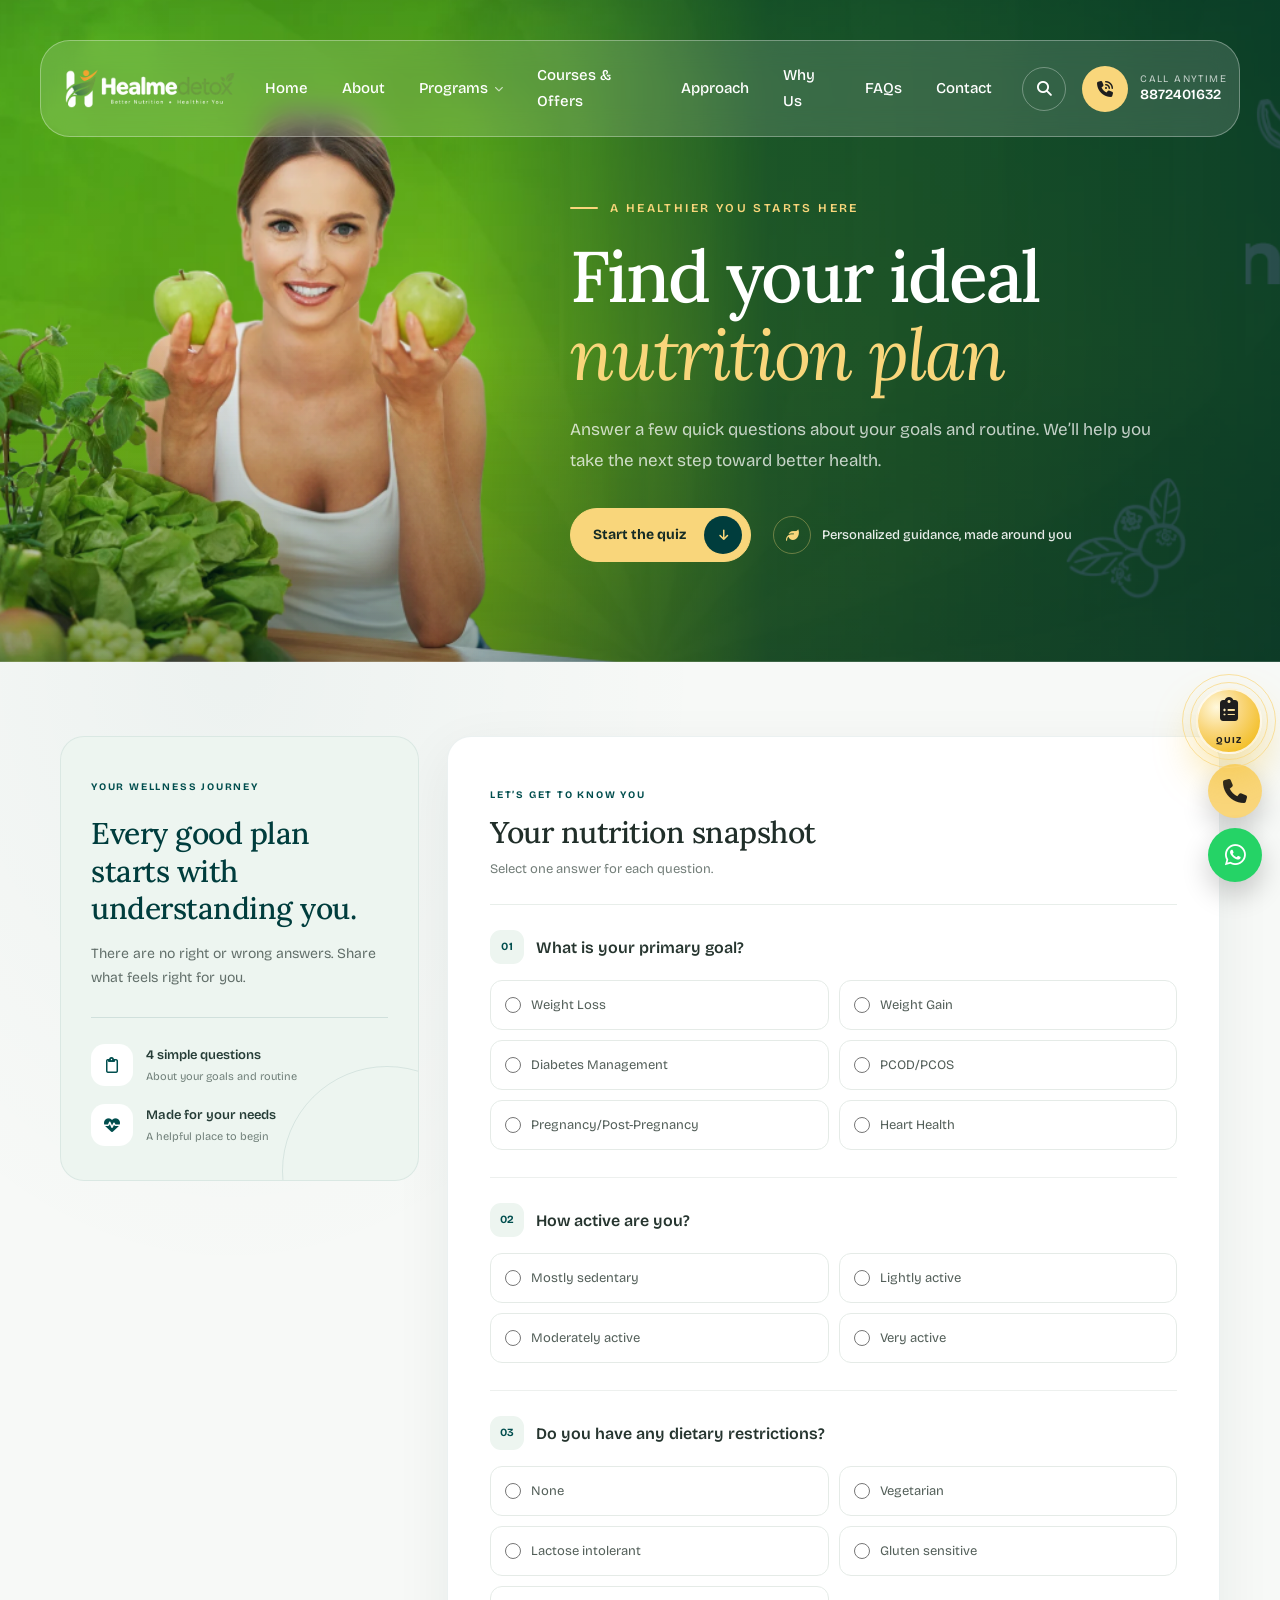
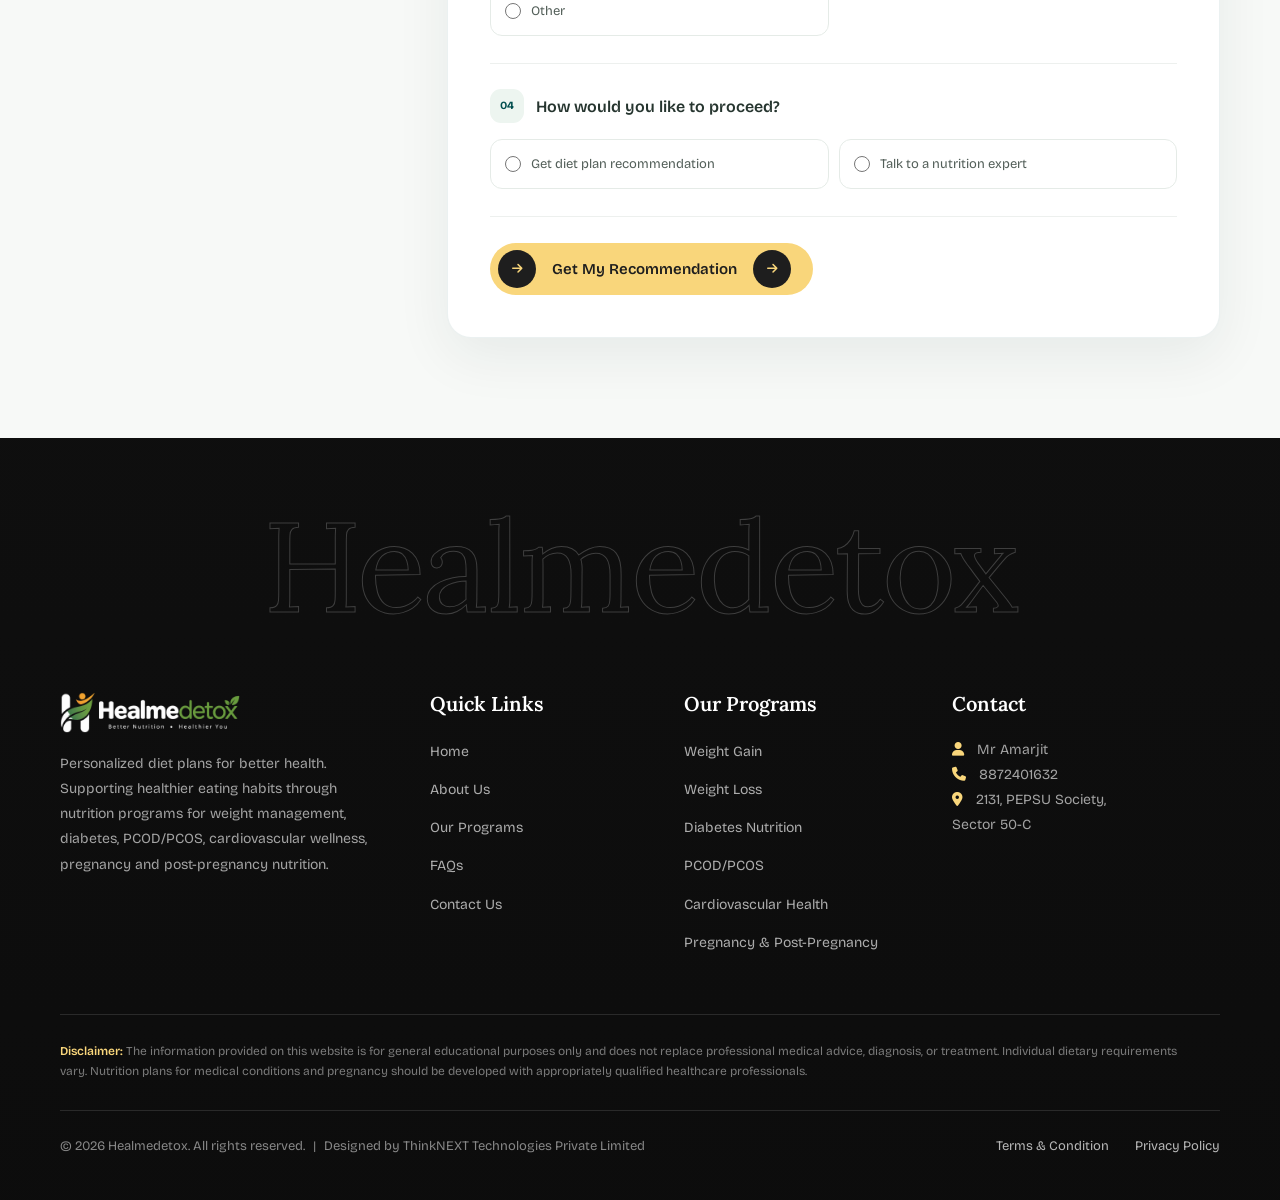
<file: quiz.html>
<!DOCTYPE html>
<html lang="en">
<head>
<meta charset="UTF-8">
<meta name="viewport" content="width=device-width, initial-scale=1.0">
<title>Quiz | Healmedetox</title>
<meta name="description" content="Take our nutrition quiz to find your ideal diet plan at Healmedetox.">
<link rel="preconnect" href="https://fonts.googleapis.com">
<link rel="preconnect" href="https://fonts.gstatic.com" crossorigin>
<link href="https://fonts.googleapis.com/css2?family=Bricolage+Grotesque:opsz,wght@12..96,300;12..96,400;12..96,500;12..96,600;12..96,700&family=Lora:ital,wght@0,400;0,500;0,600;0,700;1,400;1,500;1,600&display=swap" rel="stylesheet">
<link rel="stylesheet" href="https://cdnjs.cloudflare.com/ajax/libs/font-awesome/6.5.2/css/all.min.css">
<link rel="stylesheet" href="styles.css">
<link rel="stylesheet" href="quiz.css">
<script>document.documentElement.classList.add('js');</script>
</head>
<body class="quiz-page-body">

<header class="site-header" id="siteHeader">
  <div class="header-inner">
    <a href="index.html" class="brand" aria-label="Healmedetox home">
      <img src="heal-logo-light.png" alt="" class="logo logo-light" width="1776" height="400">
      <img src="heal-logo-dark.png" alt="" class="logo logo-dark" width="1776" height="400">
    </a>

    <nav class="main-nav" aria-label="Primary">
      <ul class="nav-list">
        <li><a href="index.html">Home</a></li>
        <li><a href="about.html">About</a></li>
        <li class="has-dropdown">
          <a href="index.html#services" aria-haspopup="true">Programs <i class="fa-solid fa-chevron-down" aria-hidden="true"></i></a>
          <ul class="dropdown">
            <li><a href="weight-gain.html">Weight Gain</a></li>
            <li><a href="weight-loss.html">Weight Loss</a></li>
            <li><a href="diabetes-nutrition.html">Diabetes Nutrition</a></li>
            <li><a href="pcod-pcos-nutrition.html">PCOD/PCOS</a></li>
            <li><a href="cardiovascular-health.html">Cardiovascular Health</a></li>
            <li><a href="pregnancy-post-pregnancy-nutrition.html">Pregnancy &amp; Post-Pregnancy</a></li>
          </ul>
        </li>
        <li><a href="courses.html">Courses &amp; Offers</a></li>
        <li><a href="index.html#process">Approach</a></li>
        <li><a href="index.html#why">Why Us</a></li>
        <li><a href="faq.html">FAQs</a></li>
        <li><a href="contact.html">Contact</a></li>
      </ul>
    </nav>

    <div class="header-actions">
      <button class="icon-btn search-open" type="button" aria-label="Open search">
        <i class="fa-solid fa-magnifying-glass"></i>
      </button>
      <a class="call-chip" href="tel:+918872401632">
        <span class="call-icon"><i class="fa-solid fa-phone-volume"></i></span>
        <span class="call-text"><small>Call Anytime</small><strong>8872401632</strong></span>
      </a>
      <button class="menu-toggle" id="menuToggle" type="button" aria-label="Open menu" aria-expanded="false">
        <span></span><span></span><span></span>
      </button>
    </div>
  </div>
</header>

<div class="drawer-backdrop" id="drawerBackdrop"></div>
<aside class="mobile-drawer" id="mobileDrawer" aria-hidden="true">
  <div class="drawer-head">
    <a href="index.html" class="brand" aria-label="Healmedetox home">
      <img src="heal-logo-dark.png" alt="" class="logo drawer-logo" width="1776" height="400">
    </a>
    <button class="drawer-close" id="drawerClose" type="button" aria-label="Close menu"><i class="fa-solid fa-xmark"></i></button>
  </div>
  <nav class="drawer-nav" aria-label="Mobile">
    <a href="index.html">Home</a>
    <a href="about.html">About</a>
    <details class="drawer-programs">
      <summary>Our Programs <i class="fa-solid fa-chevron-down" aria-hidden="true"></i></summary>
      <div class="drawer-subnav">
        <a href="index.html#services">All Programs</a>
        <a href="weight-gain.html">Weight Gain</a>
        <a href="weight-loss.html">Weight Loss</a>
        <a href="diabetes-nutrition.html">Diabetes Nutrition</a>
        <a href="pcod-pcos-nutrition.html">PCOD/PCOS</a>
        <a href="cardiovascular-health.html">Cardiovascular Health</a>
        <a href="pregnancy-post-pregnancy-nutrition.html">Pregnancy &amp; Post-Pregnancy</a>
      </div>
    </details>
    <a href="courses.html">Courses &amp; Offers</a>
    <a href="index.html#process">Our Approach</a>
    <a href="index.html#why">Why Healmedetox</a>
    <a href="faq.html">FAQs</a>
    <a href="contact.html">Contact Us</a>
  </nav>
  <div class="drawer-contact">
    <span>Call Healmedetox:</span>
    <a href="tel:+918872401632">8872401632</a>
    <p>2131, PEPSU Society, Sector 50-C</p>
  </div>
</aside>

<div class="search-popup" id="searchPopup" aria-hidden="true">
  <button class="search-close" id="searchClose" type="button" aria-label="Close search"><i class="fa-solid fa-xmark"></i></button>
  <form class="search-form" action="#" onsubmit="return false;">
    <input type="search" placeholder="Search programs..." aria-label="Search">
    <button type="submit" aria-label="Submit search"><i class="fa-solid fa-magnifying-glass"></i></button>
  </form>
</div>

<main>
  <section class="quiz-intro">
    <div class="container">
      <div class="quiz-intro-copy">
        <span class="eyebrow">A healthier you starts here</span>
        <h1>Find your ideal <em>nutrition plan</em></h1>
        <p>Answer a few quick questions about your goals and routine. We’ll help you take the next step toward better health.</p>
        <div class="quiz-intro-actions">
          <a class="quiz-start-button" href="#quizPage">
            <span>Start the quiz</span>
            <span class="quiz-start-arrow"><i class="fa-solid fa-arrow-down" aria-hidden="true"></i></span>
          </a>
          <div class="quiz-intro-note">
            <span class="quiz-intro-icon"><i class="fa-solid fa-leaf" aria-hidden="true"></i></span>
            <span>Personalized guidance, made around you</span>
          </div>
        </div>
      </div>
    </div>
  </section>

  <section class="quiz-section">
    <div class="container">
      <div class="quiz-layout">
        <aside class="quiz-aside">
          <span class="quiz-aside-kicker">YOUR WELLNESS JOURNEY</span>
          <h2>Every good plan starts with understanding you.</h2>
          <p>There are no right or wrong answers. Share what feels right for you.</p>
          <div class="quiz-aside-divider"></div>
          <div class="quiz-aside-detail">
            <span class="quiz-aside-detail-icon"><i class="fa-regular fa-clipboard" aria-hidden="true"></i></span>
            <span><strong>4 simple questions</strong><small>About your goals and routine</small></span>
          </div>
          <div class="quiz-aside-detail">
            <span class="quiz-aside-detail-icon"><i class="fa-solid fa-heart-pulse" aria-hidden="true"></i></span>
            <span><strong>Made for your needs</strong><small>A helpful place to begin</small></span>
          </div>
        </aside>

        <div class="quiz-page" id="quizPage">
          <div class="quiz-form-heading">
            <span class="quiz-form-kicker">LET’S GET TO KNOW YOU</span>
            <h2>Your nutrition snapshot</h2>
            <p>Select one answer for each question.</p>
          </div>

          <div class="quiz-question-block">
            <h3><span>01</span> What is your primary goal?</h3>
            <div class="quiz-options-grid">
              <label class="quiz-option-card"><input type="radio" name="q1" value="Weight Loss"> Weight Loss</label>
              <label class="quiz-option-card"><input type="radio" name="q1" value="Weight Gain"> Weight Gain</label>
              <label class="quiz-option-card"><input type="radio" name="q1" value="Diabetes Management"> Diabetes Management</label>
              <label class="quiz-option-card"><input type="radio" name="q1" value="PCOD/PCOS"> PCOD/PCOS</label>
              <label class="quiz-option-card"><input type="radio" name="q1" value="Pregnancy/Post-Pregnancy"> Pregnancy/Post-Pregnancy</label>
              <label class="quiz-option-card"><input type="radio" name="q1" value="Heart Health"> Heart Health</label>
            </div>
          </div>

          <div class="quiz-question-block">
            <h3><span>02</span> How active are you?</h3>
            <div class="quiz-options-grid">
              <label class="quiz-option-card"><input type="radio" name="q2" value="Mostly sedentary"> Mostly sedentary</label>
              <label class="quiz-option-card"><input type="radio" name="q2" value="Lightly active"> Lightly active</label>
              <label class="quiz-option-card"><input type="radio" name="q2" value="Moderately active"> Moderately active</label>
              <label class="quiz-option-card"><input type="radio" name="q2" value="Very active"> Very active</label>
            </div>
          </div>

          <div class="quiz-question-block">
            <h3><span>03</span> Do you have any dietary restrictions?</h3>
            <div class="quiz-options-grid">
              <label class="quiz-option-card"><input type="radio" name="q3" value="None"> None</label>
              <label class="quiz-option-card"><input type="radio" name="q3" value="Vegetarian"> Vegetarian</label>
              <label class="quiz-option-card"><input type="radio" name="q3" value="Lactose intolerant"> Lactose intolerant</label>
              <label class="quiz-option-card"><input type="radio" name="q3" value="Gluten sensitive"> Gluten sensitive</label>
              <label class="quiz-option-card"><input type="radio" name="q3" value="Other"> Other</label>
            </div>
          </div>

          <div class="quiz-question-block">
            <h3><span>04</span> How would you like to proceed?</h3>
            <div class="quiz-options-grid">
              <label class="quiz-option-card"><input type="radio" name="q4" value="Get diet plan recommendation"> Get diet plan recommendation</label>
              <label class="quiz-option-card"><input type="radio" name="q4" value="Talk to a nutrition expert"> Talk to a nutrition expert</label>
            </div>
          </div>

          <div class="quiz-page-actions">
            <p class="quiz-message-page" id="quizMessagePage" role="status" aria-live="polite"></p>
            <button class="btn btn-yellow" id="quizPageSubmit" type="button">
              <span class="btn-arrow"><i class="fa-solid fa-arrow-right"></i></span>
              <span>Get My Recommendation</span>
              <span class="btn-arrow"><i class="fa-solid fa-arrow-right"></i></span>
            </button>
          </div>
        </div>
      </div>
    </div>
  </section>
</main>

<footer class="site-footer">
  <div class="footer-panel">
    <div class="container">
      <div class="footer-word" aria-hidden="true">Healmedetox</div>

      <div class="footer-grid">
        <div class="footer-col footer-about">
          <img src="heal-logo-light.png" alt="Healmedetox" class="footer-about-logo" width="1776" height="400">
          <p>Personalized diet plans for better health. Supporting healthier eating habits through nutrition programs for weight management, diabetes, PCOD/PCOS, cardiovascular wellness, pregnancy and post-pregnancy nutrition.</p>
        </div>

        <div class="footer-col">
          <h3>Quick Links</h3>
          <ul class="footer-links">
            <li><a href="index.html">Home</a></li>
            <li><a href="about.html">About Us</a></li>
            <li><a href="index.html#services">Our Programs</a></li>
            <li><a href="faq.html">FAQs</a></li>
            <li><a href="contact.html">Contact Us</a></li>
          </ul>
        </div>

        <div class="footer-col">
          <h3>Our Programs</h3>
          <ul class="footer-links">
            <li><a href="weight-gain.html">Weight Gain</a></li>
            <li><a href="weight-loss.html">Weight Loss</a></li>
            <li><a href="diabetes-nutrition.html">Diabetes Nutrition</a></li>
            <li><a href="pcod-pcos-nutrition.html">PCOD/PCOS</a></li>
            <li><a href="cardiovascular-health.html">Cardiovascular Health</a></li>
            <li><a href="pregnancy-post-pregnancy-nutrition.html">Pregnancy &amp; Post-Pregnancy</a></li>
          </ul>
        </div>

        <div class="footer-col footer-contact">
          <h3>Contact</h3>
          <p><i class="fa-solid fa-user"></i> Mr Amarjit</p>
          <p><i class="fa-solid fa-phone"></i> <a href="tel:+918872401632">8872401632</a></p>
          <p><i class="fa-solid fa-location-dot"></i> 2131, PEPSU Society,<br>Sector 50-C</p>
        </div>
      </div>

      <div class="footer-disclaimer">
        <p><strong>Disclaimer:</strong> The information provided on this website is for general educational purposes only and does not replace professional medical advice, diagnosis, or treatment. Individual dietary requirements vary. Nutrition plans for medical conditions and pregnancy should be developed with appropriately qualified healthcare professionals.</p>
      </div>

      <div class="footer-bottom">
        <div class="footer-copy-wrap">
          <span>&copy; 2026 Healmedetox. All rights reserved.</span>
          <span class="footer-copy-sep">|</span>
          <span>Designed by <a href="https://www.thinknext.co.in/" target="_blank" rel="noopener noreferrer">ThinkNEXT Technologies Private Limited</a></span>
        </div>
        <div class="footer-legal">
          <a href="contact.html">Terms &amp; Condition</a>
          <a href="contact.html">Privacy Policy</a>
        </div>
      </div>
    </div>
  </div>
</footer>

<script src="script.js"></script>
<script>
  (function() {
    const quizPageSubmit = document.getElementById("quizPageSubmit");
    const quizMessagePage = document.getElementById("quizMessagePage");
    
    function getAnswer(name) {
      const checked = document.querySelector('input[name="' + name + '"]:checked');
      return checked ? checked.value : "";
    }
    
    if (quizPageSubmit) {
      quizPageSubmit.addEventListener("click", function() {
        const answers = {
          goal: getAnswer("q1"),
          activity: getAnswer("q2"),
          diet: getAnswer("q3"),
          next: getAnswer("q4")
        };
        
        const missing = [];
        if (!answers.goal) missing.push("goal");
        if (!answers.activity) missing.push("activity");
        if (!answers.diet) missing.push("diet");
        if (!answers.next) missing.push("next step");
        
        if (missing.length) {
          if (quizMessagePage) {
            quizMessagePage.textContent = "Please answer all questions before continuing.";
            quizMessagePage.classList.add("show");
          }
          return;
        }
        
        if (quizMessagePage) {
          quizMessagePage.textContent = "";
          quizMessagePage.classList.remove("show");
        }
        
        const summary = [
          "Nutrition quiz answers:",
          "1. Goal: " + answers.goal,
          "2. Activity level: " + answers.activity,
          "3. Dietary restriction: " + answers.diet,
          "4. I would like to: " + answers.next
        ].join("\n");
        
        try {
          sessionStorage.setItem("healmedetoxQuiz", summary);
        } catch (err) {}
        window.location.href = "contact.html#contact";
      });
    }
  })();
</script>
</body>
</html>
</file>
<file: styles.css>
﻿:root {
  --yellow: #f9d67b;
  --yellow-soft: #fbe6a9;
  --dark: #1e1e1e;
  --teal: #014e4e;
  --teal-deep: #003d3d;
  --mint: #f1f7f4;
  --green: #ecf9ed;
  --ink: #222222;
  --body: #5f6462;
  --line: rgba(0, 0, 0, 0.09);
  --white: #ffffff;
  --radius: 30px;
  --font-heading: "Lora", Georgia, serif;
  --font-body: "Bricolage Grotesque", "Segoe UI", sans-serif;
  --container: 1340px;
  --shadow: 0 24px 60px rgba(1, 78, 78, 0.1);
}

*,
*::before,
*::after {
  box-sizing: border-box;
}

html {
  scroll-behavior: smooth;
}

section[id] {
  scroll-margin-top: 132px;
}

body {
  margin: 0;
  font-family: var(--font-body);
  color: var(--body);
  background: #ffffff;
  font-size: 16px;
  line-height: 1.7;
  overflow-x: hidden;
  -webkit-font-smoothing: antialiased;
}

img {
  max-width: 100%;
  display: block;
}

a {
  color: inherit;
  text-decoration: none;
  transition: color 0.25s ease;
}

h1,
h2,
h3,
h4,
h5,
h6 {
  font-family: var(--font-heading);
  color: var(--ink);
  font-weight: 600;
  line-height: 1.22;
  margin: 0;
}

p {
  margin: 0;
}

ul {
  margin: 0;
  padding: 0;
  list-style: none;
}

button,
input,
textarea {
  font-family: inherit;
}

button {
  cursor: pointer;
}

.container {
  width: 100%;
  max-width: var(--container);
  margin: 0 auto;
  padding: 0 20px;
}

.section {
  padding: 110px 0;
}

.section-title {
  font-size: 46px;
  font-weight: 500;
  letter-spacing: -0.6px;
  line-height: 1.2;
  margin: 18px 0 0;
}

.section-lead {
  font-size: 16px;
  color: var(--body);
  max-width: 540px;
  margin-top: 22px;
}

.eyebrow {
  display: inline-flex;
  align-items: center;
  gap: 12px;
  color: var(--teal);
  font-size: 12px;
  letter-spacing: 2.4px;
  font-weight: 600;
  text-transform: uppercase;
}

.eyebrow::before {
  content: "";
  width: 28px;
  height: 2px;
  background: var(--yellow);
  border-radius: 2px;
}

.text-link {
  display: inline-flex;
  align-items: center;
  gap: 8px;
  color: var(--teal);
  font-size: 14px;
  font-weight: 600;
  letter-spacing: 0.2px;
}

.text-link i {
  font-size: 12px;
  transition: transform 0.25s ease;
}

.text-link:hover {
  color: var(--dark);
}

.text-link:hover i {
  transform: translateX(4px);
}

/* Buttons */
.btn {
  display: inline-flex;
  align-items: center;
  gap: 14px;
  background: var(--dark);
  color: #ffffff;
  border: 0;
  border-radius: 100px;
  padding: 7px 22px 7px 8px;
  font-size: 15px;
  font-weight: 600;
  line-height: 1.2;
  white-space: nowrap;
  transition: background 0.3s ease, color 0.3s ease, transform 0.3s ease;
}

.btn .btn-arrow {
  width: 38px;
  height: 38px;
  border-radius: 50%;
  background: var(--yellow);
  color: var(--dark);
  display: inline-grid;
  place-items: center;
  font-size: 12px;
  flex: 0 0 auto;
  transition: transform 0.3s ease;
}

.btn .btn-arrow:first-child {
  margin-right: 2px;
}

.btn .btn-arrow:last-child {
  margin-left: 2px;
}

.btn:hover {
  background: var(--teal);
  color: #ffffff;
  transform: translateY(-2px);
}

.btn:hover .btn-arrow {
  transform: rotate(-35deg);
}

.btn-dark {
  background: var(--dark);
}

.btn-light {
  background: var(--yellow);
  color: var(--dark);
}

.btn-light .btn-arrow {
  background: var(--dark);
  color: var(--yellow);
}

.btn-light:hover {
  background: #ffffff;
  color: var(--dark);
}

.btn-yellow {
  background: var(--yellow);
  color: var(--dark);
}

.btn-yellow .btn-arrow {
  background: var(--dark);
  color: var(--yellow);
}

.btn-yellow:hover {
  background: #ffffff;
  color: var(--dark);
}

/* Header */
.site-header {
  position: fixed;
  top: 0;
  left: 0;
  width: 100%;
  z-index: 100;
  padding: 40px 40px 0;
  transition: padding 0.35s ease;
}

.header-inner {
  max-width: 1720px;
  margin: 0 auto;
  min-height: 82px;
  padding: 10px 12px 10px 24px;
  border: 1px solid rgba(255, 255, 255, 0.32);
  border-radius: var(--radius);
  background: rgba(255, 255, 255, 0.14);
  backdrop-filter: blur(14px);
  -webkit-backdrop-filter: blur(14px);
  display: flex;
  align-items: center;
  justify-content: space-between;
  gap: 30px;
  color: #ffffff;
  transition: background 0.35s ease, border-color 0.35s ease, box-shadow 0.35s ease;
}

.brand {
  flex: 0 0 auto;
  display: inline-flex;
  align-items: center;
  gap: 10px;
  color: #ffffff;
}

.brand .logo {
  display: block;
  width: 170px;
  height: auto;
  flex: 0 0 auto;
  transition: opacity 0.25s ease;
}

.brand .logo-dark {
  display: none;
}

.brand-mark {
  width: 42px;
  height: 42px;
  border-radius: 50%;
  background: var(--yellow);
  color: var(--teal);
  display: inline-grid;
  place-items: center;
  font-size: 17px;
  flex: 0 0 auto;
}

.brand-name {
  font-family: var(--font-heading);
  font-size: 28px;
  line-height: 1;
  font-weight: 600;
  letter-spacing: -0.6px;
  white-space: nowrap;
}

.drawer-head .brand {
  color: var(--dark);
}

.drawer-head .brand .logo {
  width: 160px;
}

.site-header.scrolled .brand {
  color: var(--dark);
}

.main-nav {
  margin-left: auto;
}

.nav-list {
  display: flex;
  align-items: center;
  gap: 34px;
}

.nav-list > li {
  position: relative;
}

.nav-list > li > a {
  display: inline-flex;
  align-items: center;
  gap: 6px;
  color: #ffffff;
  font-size: 15px;
  font-weight: 500;
  padding: 12px 0;
}

.nav-list > li > a i {
  font-size: 9px;
  opacity: 0.7;
  transition: transform 0.25s ease;
}

.nav-list > li:hover > a {
  color: var(--yellow);
}

.nav-list > li:hover > a i,
.nav-list > li:focus-within > a i {
  transform: rotate(180deg);
}

.dropdown {
  position: absolute;
  top: calc(100% + 4px);
  left: -20px;
  min-width: 275px;
  background: #ffffff;
  border-radius: 18px;
  box-shadow: 0 26px 60px rgba(0, 0, 0, 0.14);
  padding: 12px 0;
  opacity: 0;
  visibility: hidden;
  transform: translateY(12px);
  transition: opacity 0.25s ease, transform 0.25s ease, visibility 0.25s ease;
}

.has-dropdown:hover .dropdown,
.has-dropdown:focus-within .dropdown {
  opacity: 1;
  visibility: visible;
  transform: translateY(0);
}

.dropdown li a {
  display: block;
  padding: 9px 24px;
  color: #3d4341;
  font-size: 14px;
}

.dropdown li a:hover,
.dropdown li a.active {
  color: var(--teal);
  background: var(--mint);
}

.dropdown li a.active {
  font-weight: 600;
}

.header-actions {
  display: flex;
  align-items: center;
  gap: 16px;
  flex: 0 0 auto;
}

.icon-btn {
  width: 44px;
  height: 44px;
  border: 1px solid rgba(255, 255, 255, 0.32);
  border-radius: 50%;
  background: transparent;
  color: #ffffff;
  font-size: 15px;
  display: inline-grid;
  place-items: center;
  transition: 0.25s ease;
}

.icon-btn:hover {
  background: var(--yellow);
  color: var(--dark);
  border-color: var(--yellow);
}

.call-chip {
  display: flex;
  align-items: center;
  gap: 12px;
  color: #ffffff;
}

.call-icon {
  width: 46px;
  height: 46px;
  border-radius: 50%;
  background: var(--yellow);
  color: var(--dark);
  display: inline-grid;
  place-items: center;
  font-size: 16px;
}

.call-text {
  display: flex;
  flex-direction: column;
  line-height: 1.3;
}

.call-text small {
  font-size: 10px;
  letter-spacing: 1.4px;
  text-transform: uppercase;
  opacity: 0.72;
}

.call-text strong {
  font-size: 14px;
  font-weight: 600;
}

.menu-toggle {
  width: 46px;
  height: 46px;
  border: 1px solid rgba(255, 255, 255, 0.32);
  border-radius: 50%;
  background: transparent;
  display: none;
  flex-direction: column;
  align-items: center;
  justify-content: center;
  gap: 4px;
  padding: 0;
}

.menu-toggle span {
  display: block;
  width: 19px;
  height: 2px;
  border-radius: 2px;
  background: #ffffff;
  transition: transform 0.3s ease;
}

.site-header.scrolled {
  padding: 12px 40px 0;
}

.site-header.scrolled .header-inner {
  background: #ffffff;
  border-color: #ffffff;
  box-shadow: 0 12px 40px rgba(0, 0, 0, 0.08);
  color: var(--dark);
}

.site-header.scrolled .logo-light {
  display: none;
}

.site-header.scrolled .logo-dark {
  display: block;
}

.site-header.scrolled .nav-list > li > a {
  color: #2c3330;
}

.site-header.scrolled .nav-list > li:hover > a {
  color: var(--teal);
}

.site-header.scrolled .icon-btn {
  color: var(--dark);
  border-color: rgba(0, 0, 0, 0.14);
}

.site-header.scrolled .call-chip {
  color: var(--dark);
}

.site-header.scrolled .call-text small {
  color: #7b817e;
  opacity: 1;
}

.site-header.scrolled .menu-toggle {
  border-color: rgba(0, 0, 0, 0.14);
}

.site-header.scrolled .menu-toggle span {
  background: var(--dark);
}

/* Hero */
.hero-wrap {
  padding: 0;
}

.hero {
  position: relative;
  isolation: isolate;
  min-height: 947px;
  border-radius: 0;
  overflow: hidden;
  display: flex;
  align-items: flex-end;
  background: #33443d url("hero-banner.png") center center/cover no-repeat;
}

.hero-overlay {
  position: absolute;
  inset: 0;
  z-index: -1;
  background:
    linear-gradient(90deg, rgba(0, 0, 0, 0.58) 0%, rgba(0, 0, 0, 0.22) 52%, rgba(0, 0, 0, 0.05) 100%),
    linear-gradient(180deg, rgba(0, 0, 0, 0.18) 0%, rgba(0, 0, 0, 0) 38%, rgba(0, 0, 0, 0.58) 100%);
}

.hero-container {
  max-width: 1720px;
  display: grid;
  grid-template-columns: minmax(0, 1fr) 340px;
  align-items: end;
  gap: 50px;
  padding-bottom: 78px;
}

.hero-copy h1 {
  color: #ffffff;
  font-size: 82px;
  line-height: 1.07;
  letter-spacing: -2.5px;
  font-weight: 600;
  text-shadow: 0 12px 40px rgba(0, 0, 0, 0.2);
}

.hero-rule {
  width: 100%;
  height: 1px;
  background: rgba(255, 255, 255, 0.28);
  margin: 34px 0;
}

.hero-bottom {
  display: flex;
  flex-direction: column;
  align-items: flex-start;
  gap: 24px;
}

.hero-actions {
  display: flex;
  align-items: center;
  flex-wrap: wrap;
  gap: 12px;
}

.hero-bottom p {
  color: rgba(255, 255, 255, 0.82);
  font-size: 16px;
  line-height: 1.7;
  max-width: 580px;
}

.hero-stat {
  align-self: end;
  display: flex;
  align-items: center;
  gap: 18px;
  padding: 18px;
  border: 1px solid rgba(255, 255, 255, 0.28);
  border-radius: 22px;
  background: rgba(255, 255, 255, 0.14);
  backdrop-filter: blur(16px);
  -webkit-backdrop-filter: blur(16px);
  box-shadow: 0 24px 50px rgba(0, 0, 0, 0.18);
}

.hero-stat-thumb {
  width: 96px;
  height: 116px;
  border-radius: 16px;
  background: url("https://dev266.kodesolution.com/nourio/wp-content/uploads/2026/08/bowl.jpg") center/cover no-repeat;
  flex: 0 0 auto;
}

.hero-stat-number {
  font-family: var(--font-heading);
  font-style: italic;
  font-weight: 500;
  font-size: 60px;
  line-height: 1;
  color: #ffffff;
}

.hero-stat-rule {
  width: 52px;
  height: 3px;
  border-radius: 3px;
  margin: 12px 0;
  background: linear-gradient(90deg, var(--yellow), rgba(255, 255, 255, 0.18));
}

.hero-stat-label {
  color: #ffffff;
  font-size: 16px;
  line-height: 1.45;
}

/* About */
.about-grid {
  display: grid;
  grid-template-columns: 1fr 1fr;
  align-items: center;
  gap: 80px;
}

.about-media {
  position: relative;
  min-height: 651px;
}

.about-img {
  overflow: hidden;
  border-radius: 22px;
  box-shadow: var(--shadow);
}

.about-img img {
  width: 100%;
  height: 100%;
  object-fit: cover;
  transition: transform 0.7s ease;
}

.about-img:hover img {
  transform: scale(1.04);
}

.about-img-tall {
  position: absolute;
  left: 0;
  top: 50px;
  width: 48.5%;
  height: 540px;
}

.about-img-wide {
  position: absolute;
  right: 0;
  top: 0;
  width: 48.5%;
  height: 47.5%;
}

.about-img-small {
  position: absolute;
  right: 0;
  bottom: 10px;
  width: 48.5%;
  height: 47.5%;
}

.experience-badge {
  position: absolute;
  left: 50%;
  top: 50%;
  transform: translate(-50%, -50%);
  width: 172px;
  height: 172px;
  border-radius: 50%;
  background: var(--yellow);
  display: grid;
  place-items: center;
  box-shadow: 0 20px 40px rgba(1, 78, 78, 0.16);
  z-index: 2;
}

.experience-icon {
  width: 54px;
  height: 54px;
  display: grid;
  place-items: center;
}

.experience-icon img {
  width: 100%;
  height: auto;
}

.circle-text {
  position: absolute;
  inset: 0;
  width: 100%;
  height: 100%;
  animation: spin 22s linear infinite;
}

.circle-text text {
  fill: var(--dark);
  font-family: var(--font-body);
  font-size: 13px;
  font-weight: 600;
  letter-spacing: 4px;
  text-transform: uppercase;
}

.float-leaf {
  position: absolute;
  width: 46px;
  height: 46px;
  border-radius: 50%;
  background: var(--green);
  color: var(--teal);
  display: inline-grid;
  place-items: center;
  left: 42%;
  top: 8px;
  font-size: 16px;
  animation: floaty 4s ease-in-out infinite;
}

.about-content .section-title {
  font-size: 46px;
  max-width: 650px;
}

.about-content > p:not(.section-lead) {
  margin-top: 16px;
  font-size: 15px;
  line-height: 1.75;
}

.about-list {
  display: grid;
  grid-template-columns: repeat(2, minmax(0, 1fr));
  gap: 12px 22px;
  margin: 26px 0 4px;
}

.about-list li {
  display: flex;
  align-items: flex-start;
  gap: 10px;
  font-size: 14px;
  line-height: 1.55;
  color: var(--body);
}

.about-list i {
  color: var(--teal);
  font-size: 12px;
  margin-top: 5px;
  flex: 0 0 auto;
}

.about-content > p.about-highlight {
  margin-top: 24px;
  padding-left: 18px;
  border-left: 3px solid var(--yellow);
  color: var(--teal);
  font-family: var(--font-heading);
  font-size: 20px;
  line-height: 1.5;
  font-weight: 500;
}

.about-stats {
  display: flex;
  align-items: center;
  gap: 26px;
  margin: 38px 0 36px;
  padding-bottom: 34px;
  border-bottom: 1px solid var(--line);
}

.about-counter {
  flex: 0 0 auto;
  padding-right: 30px;
  border-right: 1px solid var(--line);
}

.counter-line {
  font-family: var(--font-heading);
  font-size: 54px;
  line-height: 1;
  color: var(--teal);
  font-weight: 600;
}

.counter-label {
  display: block;
  font-size: 12px;
  letter-spacing: 0.6px;
  color: #7c817f;
  margin-top: 8px;
}

.mini-feature {
  display: flex;
  gap: 14px;
  align-items: flex-start;
}

.mini-icon {
  width: 52px;
  height: 52px;
  border-radius: 50%;
  background: var(--mint);
  color: var(--teal);
  display: inline-grid;
  place-items: center;
  font-size: 18px;
  flex: 0 0 auto;
}

.mini-feature h3 {
  font-size: 18px;
  margin-bottom: 4px;
}

.mini-feature p {
  font-size: 13px;
  line-height: 1.5;
}

.about-actions {
  display: flex;
  align-items: center;
  gap: 34px;
  flex-wrap: wrap;
}

.founder {
  display: flex;
  align-items: center;
  gap: 14px;
}

.founder > img {
  width: 56px;
  height: 56px;
  border-radius: 50%;
  object-fit: cover;
  border: 3px solid #ffffff;
  box-shadow: 0 8px 24px rgba(0, 0, 0, 0.1);
}

.founder .signature {
  width: 96px;
  height: auto;
  margin-bottom: 2px;
}

.founder span {
  display: block;
  font-size: 12px;
  letter-spacing: 1.6px;
  text-transform: uppercase;
  color: #858b88;
}

/* Services */
.services-section {
  position: relative;
  margin: 0 20px;
  padding: 105px 10px 120px;
  border-radius: var(--radius);
  background: var(--mint);
  overflow: hidden;
}

.services-section .container {
  max-width: 1354px;
  padding: 0;
}

.services-bowl {
  position: absolute;
  left: clamp(30px, 2vw, 38px);
  bottom: clamp(30px, 2vw, 38px);
  z-index: 1;
  width: clamp(150px, 19vw, 240px);
  height: clamp(125px, 15.8vw, 200px);
  opacity: 0.85;
  pointer-events: none;
}

.services-bowl img {
  display: block;
  width: 100%;
  height: 100%;
  object-fit: contain;
}

.services-head {
  display: flex;
  flex-direction: column;
  align-items: center;
  justify-content: center;
  gap: 0;
  margin-bottom: 63px;
  position: relative;
  z-index: 2;
  text-align: center;
}

.services-head-copy {
  width: 100%;
  min-width: 0;
}

.services-head .section-title {
  max-width: 900px;
  margin-left: auto;
  margin-right: auto;
}

.services-lead {
  max-width: 660px;
  margin: 18px auto 0;
  font-size: 15px;
  line-height: 1.7;
  color: var(--body);
}

.services-grid {
  position: relative;
  z-index: 2;
  display: grid;
  grid-template-columns: repeat(3, minmax(0, 1fr));
  gap: 30px;
}

.service-card {
  display: flex;
  flex-direction: column;
  padding: 20px;
  background: #ffffff;
  border-radius: 24px;
  overflow: hidden;
  box-shadow: 0 18px 40px rgba(1, 78, 78, 0.06);
  transition: transform 0.35s ease, box-shadow 0.35s ease;
}

.service-card:hover {
  transform: translateY(-8px);
  box-shadow: 0 26px 60px rgba(1, 78, 78, 0.13);
}

.service-image {
  position: relative;
  height: 184px;
  border-radius: 16px;
  overflow: hidden;
}

.service-image > img {
  width: 100%;
  height: 100%;
  object-fit: cover;
  transition: transform 0.6s ease;
}

.service-card:hover .service-image > img {
  transform: scale(1.06);
}

.service-icon {
  position: absolute;
  right: 20px;
  bottom: 10px;
  width: 58px;
  height: 58px;
  border-radius: 50%;
  background: var(--yellow);
  color: var(--dark);
  display: grid;
  place-items: center;
  font-size: 19px;
  border: 5px solid #ffffff;
  z-index: 2;
  transition: transform 0.35s ease;
}

.service-card:hover .service-icon {
  transform: rotateY(180deg);
}

.service-body {
  flex: 1;
  padding: 28px 6px 18px;
  display: flex;
  flex-direction: column;
}

.service-body .text-link {
  margin-top: auto;
}

.service-body h3 {
  font-size: 24px;
  margin-bottom: 8px;
}

.service-body h3 a:hover {
  color: var(--teal);
}

.service-kicker {
  display: block;
  font-size: 12px;
  line-height: 1.5;
  letter-spacing: 0.7px;
  text-transform: uppercase;
  color: var(--teal);
  margin-bottom: 14px;
}

.service-body p {
  font-size: 14px;
  line-height: 1.65;
  margin-bottom: 22px;
}

.service-float {
  position: relative;
  z-index: 3;
  width: 563px;
  max-width: 100%;
  margin: 50px auto 0;
  display: flex;
  align-items: center;
  gap: 14px;
  padding: 11px 22px 11px 11px;
  background: rgba(255, 255, 255, 0.72);
  border: 1px solid #ffffff;
  border-radius: 100px;
  backdrop-filter: blur(10px);
  -webkit-backdrop-filter: blur(10px);
}

.service-float > img {
  width: 48px;
  height: 48px;
  border-radius: 50%;
  object-fit: cover;
  background: #ffffff;
}

.service-float div {
  display: flex;
  flex-direction: column;
  line-height: 1.35;
}

.service-float span {
  font-size: 12px;
  color: #7b817e;
}

.service-float a {
  font-size: 15px;
  font-weight: 600;
  color: var(--dark);
  text-decoration: underline;
  text-underline-offset: 3px;
}

.service-float > i {
  color: var(--teal);
  margin-left: 8px;
}

/* Marquee */
.marquee-band {
  margin: 0;
  padding: 18px 0;
  border-top: 1px solid var(--line);
  border-bottom: 1px solid var(--line);
  overflow: hidden;
  background: #116808;
  width: 100%;
}

.marquee-track {
  display: flex;
  width: max-content;
  animation: marquee 22s linear infinite;
  will-change: transform;
}

.marquee-content {
  display: flex;
  align-items: center;
  gap: 16px;
  padding-right: 16px;
  white-space: nowrap;
  flex-shrink: 0;
}

.marquee-content span {
  font-family: var(--font-heading);
  font-size: 34px;
  line-height: 1.15;
  font-weight: 400;
  white-space: nowrap;
  color: #ffff;
  display: inline-block;
  letter-spacing: -0.01em;
}

.marquee-content .dot {
  color: var(--yellow);
  font-size: 16px;
  line-height: 1;
  flex-shrink: 0;
}

/* Process */
.section-heading.centered {
  max-width: 780px;
  margin: 0 auto 56px;
  text-align: center;
}

.section-heading.centered .eyebrow {
  justify-content: center;
}

.process-grid {
  display: grid;
  grid-template-columns: repeat(5, minmax(0, 1fr));
  gap: 22px;
}

.process-card {
  text-align: center;
}

.process-image {
  position: relative;
  border-radius: 22px;
  overflow: hidden;
  aspect-ratio: 1 / 1;
  margin-bottom: 24px;
}

.process-image img {
  width: 100%;
  height: 100%;
  object-fit: cover;
  transition: transform 0.6s ease;
}

.process-card:hover .process-image img {
  transform: scale(1.06);
}

.process-number {
  position: absolute;
  right: 16px;
  bottom: 16px;
  width: 54px;
  height: 54px;
  border-radius: 50%;
  background: var(--yellow);
  color: var(--dark);
  font-family: var(--font-heading);
  font-size: 20px;
  font-weight: 600;
  display: grid;
  place-items: center;
  border: 4px solid rgba(255, 255, 255, 0.7);
}

.process-card h3 {
  font-size: 23px;
  margin-bottom: 8px;
}

.process-card p {
  font-size: 14px;
  line-height: 1.6;
  max-width: 270px;
  margin: 0 auto;
}

/* Projects */
.projects-section {
  padding: 115px 20px 0;
}

.projects-panel {
  position: relative;
  overflow: hidden;
  padding: 0;
  border-radius: var(--radius);
  background: var(--mint);
}

.projects-banner {
  position: relative;
  z-index: 1;
  height: min(34vw, 500px);
  margin: 0 0 54px;
  overflow: hidden;
  background: #dbe8d4;
  isolation: isolate;
}

.projects-banner::after {
  content: "";
  position: absolute;
  inset: 0;
  z-index: 1;
  background: linear-gradient(90deg, rgba(8, 26, 5, 0) 30%, rgba(8, 26, 5, 0.52) 52%, rgba(8, 26, 5, 0.84) 100%);
  pointer-events: none;
}

.projects-banner img {
  position: absolute;
  inset: 0;
  z-index: 0;
  width: 100%;
  height: 100%;
  object-fit: cover;
  object-position: center;
}

.projects-banner-content {
  position: absolute;
  top: 50%;
  right: clamp(34px, 5vw, 84px);
  z-index: 2;
  width: min(46%, 610px);
  transform: translateY(-50%);
  color: #ffffff;
}

.banner-title {
  margin: 0;
  color: #ffffff;
  font-family: var(--font-heading);
  font-size: clamp(30px, 3.35vw, 54px);
  font-weight: 600;
  line-height: 1.03;
  letter-spacing: -0.025em;
  text-wrap: balance;
}

.banner-actions {
  display: flex;
  flex-wrap: wrap;
  gap: 12px;
  margin-top: 30px;
}

.banner-actions .btn {
  flex: 1 1 210px;
  justify-content: center;
}

.banner-btn-ghost {
  background: rgba(255, 255, 255, 0.08);
  color: #ffffff;
  box-shadow: inset 0 0 0 1px rgba(255, 255, 255, 0.48);
}

.banner-btn-ghost .btn-arrow {
  background: rgba(255, 255, 255, 0.16);
  color: #ffffff;
}

.banner-btn-ghost:hover {
  background: #ffffff;
  color: var(--dark);
  box-shadow: inset 0 0 0 1px #ffffff;
}

.banner-btn-ghost:hover .btn-arrow {
  background: var(--yellow);
  color: var(--dark);
}

.projects-panel .container {
  max-width: none;
  padding: 0;
}

.projects-panel::after {
  content: "";
  position: absolute;
  right: -80px;
  top: -80px;
  width: 360px;
  height: 360px;
  border-radius: 50%;
  border: 1px solid rgba(1, 78, 78, 0.08);
  pointer-events: none;
}

.projects-head {
  display: flex;
  align-items: flex-end;
  justify-content: space-between;
  gap: 40px;
  min-height: 195px;
  margin: 0 27px 40px;
}

.projects-head .section-title {
  max-width: 680px;
}

.projects-intro {
  max-width: 660px;
  margin-top: 16px;
  font-size: 14px;
  line-height: 1.7;
  color: var(--body);
}

.projects-grid {
  display: grid;
  grid-template-columns: repeat(4, minmax(0, 1fr));
  overflow: hidden;
  box-shadow: 0 24px 60px rgba(1, 78, 78, 0.08);
}

.project-card {
  position: relative;
  min-height: 680px;
  display: flex;
  align-items: flex-end;
  padding: 30px 26px;
  background-position: center;
  background-size: cover;
  color: #ffffff;
  overflow: hidden;
}

.project-card::before {
  content: "";
  position: absolute;
  inset: 0;
  background: linear-gradient(180deg, rgba(1, 78, 78, 0.02) 20%, rgba(1, 52, 52, 0.88) 100%);
  transition: background 0.4s ease;
}

.project-card:hover::before {
  background: linear-gradient(180deg, rgba(1, 78, 78, 0.2) 0%, rgba(1, 52, 52, 0.96) 100%);
}

.project-content {
  position: relative;
  z-index: 2;
  transition: transform 0.4s ease;
}

.project-card:hover .project-content {
  transform: translateY(0);
}

.project-tags {
  display: flex;
  flex-wrap: wrap;
  gap: 12px;
  font-size: 11px;
  letter-spacing: 1.3px;
  text-transform: uppercase;
  color: var(--yellow);
  margin-bottom: 10px;
}

.project-tags span + span::before {
  content: "/";
  margin-right: 12px;
  color: rgba(255, 255, 255, 0.45);
}

.project-card h3 {
  color: #ffffff;
  font-size: 23px;
  line-height: 1.3;
  margin-bottom: 10px;
}

.project-card h3 a:hover {
  color: var(--yellow);
}

.project-card p {
  font-size: 13px;
  line-height: 1.6;
  color: rgba(255, 255, 255, 0.72);
  margin-bottom: 14px;
}

.project-link {
  display: inline-flex;
  align-items: center;
  gap: 8px;
  color: #ffffff;
  font-size: 13px;
  font-weight: 600;
  transition: color 0.35s ease;
}

.project-link:hover {
  color: var(--yellow);
}

/* Why choose us */
.why-head {
  max-width: 607px;
  margin: 0 auto 59px;
  padding-bottom: 16px;
  text-align: center;
}

.why-head .eyebrow {
  justify-content: center;
}

.why-grid {
  display: grid;
  grid-template-columns: 1fr 1.12fr 1fr;
  align-items: stretch;
  gap: 46px;
}

.why-col {
  display: flex;
  flex-direction: column;
  justify-content: space-between;
  padding: 56px 0;
}

.why-item {
  display: flex;
  align-items: flex-start;
  gap: 16px;
  padding-bottom: 32px;
  border-bottom: 1px solid var(--line);
}

.why-item:last-child {
  border-bottom: 0;
  padding-bottom: 0;
}

.why-item h3 {
  font-size: 21px;
  margin-bottom: 6px;
}

.why-item p {
  font-size: 14px;
  line-height: 1.6;
}

.why-icon {
  flex: 0 0 auto;
  width: 95px;
  height: 95px;
  border-radius: 50%;
  background: var(--mint);
  color: var(--teal);
  display: inline-grid;
  place-items: center;
  font-size: 34px;
  transition: background 0.3s ease, color 0.3s ease, transform 0.3s ease;
}

.why-item:hover .why-icon {
  background: var(--yellow);
  color: var(--dark);
  transform: rotateY(180deg);
}

.why-media {
  position: relative;
}

.why-media img {
  width: 100%;
  height: 472px;
  object-fit: cover;
  border-radius: 30px;
}

.why-side-badge {
  align-self: flex-start;
  flex: 0 0 auto;
  width: 150px;
  height: auto;
  margin-top: 26px;
  pointer-events: none;
  filter: drop-shadow(0 18px 30px rgba(8, 20, 18, 0.22));
  animation: floaty 4.8s ease-in-out infinite;
  will-change: transform;
}

.why-cta {
  width: min(640px, 100%);
  margin: 48px auto 0;
  padding: 14px 14px 14px 24px;
  border: 1px solid var(--line);
  border-radius: 100px;
  display: flex;
  align-items: center;
  justify-content: space-between;
  gap: 18px;
}

.why-cta p {
  font-family: var(--font-heading);
  font-size: 16px;
  line-height: 1.5;
  color: var(--ink);
}

/* Video CTA */
.cta-video-section {
  padding: 0 20px;
}

.video-panel {
  position: relative;
  min-height: 801px;
  border-radius: var(--radius);
  overflow: hidden;
  display: flex;
  align-items: flex-end;
  background: #0c2c2c;
}

.video-panel video {
  position: absolute;
  inset: 0;
  width: 100%;
  height: 100%;
  object-fit: cover;
  z-index: 0;
}

.video-shade {
  position: absolute;
  inset: 0;
  z-index: 1;
  background: linear-gradient(90deg, rgba(0, 0, 0, 0.5) 0%, rgba(0, 0, 0, 0.08) 60%, rgba(0, 0, 0, 0.2) 100%);
}

.video-panel .container {
  position: relative;
  z-index: 2;
  display: flex;
  justify-content: flex-end;
  padding-bottom: 120px;
}

.cta-card {
  width: min(670px, 100%);
  min-height: 331px;
  padding: 46px 48px;
  border-radius: 28px;
  background: #ffffff;
  position: relative;
  overflow: hidden;
}

.cta-card::after {
  content: "";
  position: absolute;
  right: -24px;
  bottom: -24px;
  width: 120px;
  height: 120px;
  background: url("https://dev266.kodesolution.com/nourio/wp-content/uploads/2026/08/Icon-8.png") center/contain no-repeat;
  opacity: 0.9;
}

.cta-card .section-title {
  position: relative;
  z-index: 2;
  font-size: 46px;
  margin-bottom: 14px;
}

.cta-card > p {
  position: relative;
  z-index: 2;
  max-width: 470px;
  margin-bottom: 24px;
  color: var(--body);
  font-size: 15px;
  line-height: 1.7;
}

.cta-card .btn {
  position: relative;
  z-index: 2;
}

/* FAQ */
.faq-section {
  padding: 100px 0 96px;
}

.faq-grid {
  display: grid;
  grid-template-columns: 0.92fr 1.08fr;
  gap: 72px;
  align-items: start;
}

.faq-left .section-title {
  max-width: 470px;
}

.faq-image {
  margin: 30px 0 36px;
  border-radius: 24px;
  overflow: hidden;
  max-width: 430px;
}

.faq-image img {
  width: 100%;
  height: 284px;
  object-fit: cover;
}

.faq-left h3 {
  font-size: 22px;
  margin-bottom: 18px;
}

.accordion {
  border-top: 1px solid var(--line);
}

.accordion-item {
  border-bottom: 1px solid var(--line);
}

.accordion-trigger {
  width: 100%;
  display: flex;
  align-items: center;
  justify-content: space-between;
  gap: 18px;
  padding: 16px 0;
  border: 0;
  background: transparent;
  text-align: left;
  font-family: var(--font-heading);
  font-size: 19px;
  font-weight: 500;
  color: var(--ink);
  transition: color 0.25s ease;
}

.accordion-trigger:hover {
  color: var(--teal);
}

.accordion-icon {
  width: 32px;
  height: 32px;
  border-radius: 50%;
  flex: 0 0 auto;
  background: var(--mint);
  color: var(--teal);
  display: grid;
  place-items: center;
  font-size: 11px;
  transition: transform 0.35s ease, background 0.35s ease, color 0.35s ease;
}

.accordion-item.active .accordion-trigger {
  color: var(--teal);
}

.accordion-item.active .accordion-icon {
  background: var(--yellow);
  color: var(--dark);
  transform: rotate(45deg);
}

.accordion-panel {
  max-height: 0;
  overflow: hidden;
  transition: max-height 0.4s ease, padding 0.4s ease;
}

.accordion-panel p {
  font-size: 15px;
  line-height: 1.7;
  max-width: 580px;
}

.accordion-item.active .accordion-panel {
  max-height: 220px;
  padding-bottom: 20px;
}

.insta-section {
  position: relative;
  padding: 108px 0 116px;
  overflow: hidden;
  background:
    radial-gradient(circle at 10% 18%, rgba(249, 214, 123, 0.18), transparent 24%),
    radial-gradient(circle at 90% 82%, rgba(1, 78, 78, 0.07), transparent 27%),
    linear-gradient(180deg, #ffffff 0%, #f8fbf9 58%, #ffffff 100%);
}

.insta-section::before {
  content: "";
  position: absolute;
  left: -250px;
  top: 100px;
  width: 430px;
  height: 430px;
  border: 1px solid rgba(1, 78, 78, 0.08);
  border-radius: 50%;
  box-shadow:
    0 0 0 44px rgba(1, 78, 78, 0.022),
    0 0 0 88px rgba(1, 78, 78, 0.016);
  pointer-events: none;
}

.insta-section::after {
  content: "";
  position: absolute;
  right: -120px;
  bottom: 45px;
  width: 270px;
  height: 270px;
  border-radius: 50%;
  background: rgba(249, 214, 123, 0.14);
  border: 1px solid rgba(249, 214, 123, 0.22);
  pointer-events: none;
}

.insta-section .container {
  position: relative;
  z-index: 1;
}

.insta-head {
  max-width: 700px;
  margin: 0 auto 50px;
  text-align: center;
}

.insta-head .eyebrow {
  justify-content: center;
  gap: 10px;
}

.insta-head .eyebrow::after {
  content: "";
  width: 28px;
  height: 2px;
  border-radius: 2px;
  background: var(--yellow);
}

.insta-head .section-title {
  margin-top: 15px;
  font-size: 48px;
}

.insta-head .section-title span {
  position: relative;
  display: inline-block;
  z-index: 0;
  color: var(--teal);
}

.insta-head .section-title span::after {
  content: "";
  position: absolute;
  left: -1%;
  right: -1%;
  bottom: 3px;
  z-index: -1;
  height: 11px;
  border-radius: 100px;
  background: var(--yellow);
  opacity: 0.58;
  transform: rotate(-1.5deg);
}

.insta-head > p {
  max-width: 570px;
  margin: 15px auto 0;
  font-size: 16px;
  line-height: 1.8;
}

.insta-gallery {
  max-width: 1160px;
  margin: 0 auto;
  padding: 14px;
  border: 1px solid rgba(1, 78, 78, 0.08);
  border-radius: 38px;
  background: rgba(255, 255, 255, 0.76);
  box-shadow: 0 30px 70px rgba(1, 78, 78, 0.11);
  backdrop-filter: blur(10px);
  -webkit-backdrop-filter: blur(10px);
}

.insta-grid {
  display: grid;
  grid-template-columns: repeat(4, minmax(0, 1fr));
  gap: 14px;
}

.insta-item {
  position: relative;
  display: block;
  aspect-ratio: 1;
  overflow: hidden;
  border-radius: 24px;
  background: var(--mint);
  box-shadow: 0 10px 26px rgba(1, 78, 78, 0.1);
  transition: transform 0.4s ease, box-shadow 0.4s ease;
}

.insta-item img {
  width: 100%;
  height: 100%;
  object-fit: cover;
  transition: transform 0.65s ease;
}

.insta-item::after {
  content: "";
  position: absolute;
  inset: 0;
  background: linear-gradient(145deg, rgba(1, 78, 78, 0.9), rgba(1, 78, 78, 0.56));
  opacity: 0;
  transition: opacity 0.35s ease;
}

.insta-overlay {
  position: absolute;
  inset: 0;
  z-index: 1;
  display: flex;
  flex-direction: column;
  align-items: center;
  justify-content: center;
  gap: 10px;
  color: #ffffff;
  opacity: 0;
  transition: opacity 0.35s ease;
}

.insta-overlay i {
  width: 54px;
  height: 54px;
  border: 1px solid rgba(255, 255, 255, 0.36);
  border-radius: 50%;
  display: grid;
  place-items: center;
  background: rgba(255, 255, 255, 0.14);
  font-size: 22px;
  transform: translateY(10px) scale(0.94);
  transition: transform 0.35s ease, background 0.35s ease;
}

.insta-overlay small {
  font-size: 9px;
  font-weight: 600;
  letter-spacing: 1.5px;
  text-transform: uppercase;
  transform: translateY(8px);
  transition: transform 0.35s ease;
}

.insta-item:hover {
  transform: translateY(-5px);
  box-shadow: 0 22px 44px rgba(1, 78, 78, 0.2);
}

.insta-item:hover::after,
.insta-item:focus-visible::after,
.insta-item:hover .insta-overlay,
.insta-item:focus-visible .insta-overlay {
  opacity: 1;
}

.insta-item:hover img,
.insta-item:focus-visible img {
  transform: scale(1.07);
}

.insta-item:hover .insta-overlay i,
.insta-item:hover .insta-overlay small,
.insta-item:focus-visible .insta-overlay i,
.insta-item:focus-visible .insta-overlay small {
  transform: none;
}

.insta-item:hover .insta-overlay i,
.insta-item:focus-visible .insta-overlay i {
  background: rgba(249, 214, 123, 0.2);
}

.insta-item:focus-visible {
  outline: 3px solid var(--yellow);
  outline-offset: -8px;
}

.insta-cta {
  display: flex;
  justify-content: center;
  margin-top: 36px;
}

.insta-follow {
  padding: 8px 8px 8px 24px;
  gap: 16px;
  box-shadow: 0 16px 36px rgba(249, 214, 123, 0.34);
}

.insta-follow .btn-arrow {
  width: 42px;
  height: 42px;
}

@media (hover: none) {
  .insta-item::after {
    opacity: 1;
    background: linear-gradient(180deg, transparent 55%, rgba(0, 21, 21, 0.58) 100%);
  }

  .insta-overlay {
    inset: auto 12px 12px auto;
    display: block;
    opacity: 1;
  }

  .insta-overlay i {
    width: 36px;
    height: 36px;
    border-color: rgba(255, 255, 255, 0.28);
    background: rgba(1, 78, 78, 0.72);
    font-size: 16px;
    transform: none;
    backdrop-filter: blur(6px);
  }

  .insta-overlay small {
    display: none;
  }
}

/* Team */
.team-section {
  padding: 20px;
}

.team-panel {
  padding: 110px 0;
  border-radius: var(--radius);
  background: var(--mint);
}

.team-head {
  max-width: 760px;
  margin-bottom: 50px;
}

.team-grid {
  display: grid;
  grid-template-columns: repeat(4, minmax(0, 1fr));
  gap: 24px;
}

.team-card {
  background: #ffffff;
  border-radius: 24px;
  overflow: hidden;
  padding: 10px 10px 0;
  transition: transform 0.35s ease, box-shadow 0.35s ease;
}

.team-card:hover {
  transform: translateY(-7px);
  box-shadow: 0 24px 50px rgba(1, 78, 78, 0.12);
}

.team-image {
  position: relative;
  overflow: hidden;
  border-radius: 18px;
  height: 328px;
}

.team-image > img {
  width: 100%;
  height: 100%;
  object-fit: cover;
  object-position: top center;
  transition: transform 0.55s ease;
}

.team-card:hover .team-image > img {
  transform: scale(1.04);
}

.team-socials {
  position: absolute;
  left: 50%;
  bottom: 16px;
  transform: translate(-50%, 20px);
  display: flex;
  gap: 8px;
  opacity: 0;
  transition: 0.35s ease;
}

.team-card:hover .team-socials {
  opacity: 1;
  transform: translate(-50%, 0);
}

.team-socials a {
  width: 38px;
  height: 38px;
  border-radius: 50%;
  background: #ffffff;
  color: var(--teal);
  display: grid;
  place-items: center;
  font-size: 13px;
}

.team-socials a:hover {
  background: var(--yellow);
  color: var(--dark);
}

.team-info {
  padding: 20px 12px 22px;
}

.team-info h3 {
  font-size: 22px;
  margin-bottom: 2px;
}

.team-info h3 a:hover {
  color: var(--teal);
}

.team-info span {
  font-size: 13px;
  color: #7d8380;
}

.team-note {
  text-align: center;
  margin-top: 40px;
  font-size: 15px;
}

.team-note a {
  color: var(--teal);
  font-weight: 600;
  text-decoration: underline;
  text-underline-offset: 3px;
}

/* Testimonials */
.testimonials-section {
  padding: 110px 0 129px;
}

.testimonials-head {
  max-width: 760px;
  margin-bottom: 52px;
}

.testimonials-grid {
  display: grid;
  grid-template-columns: 1fr 0.95fr 1fr;
  gap: 28px;
  align-items: stretch;
}

.testimonial-card {
  display: flex;
  flex-direction: column;
  min-height: 452px;
  padding: 34px;
  border-radius: 24px;
  background: var(--mint);
}

.testimonial-top {
  display: flex;
  align-items: flex-start;
  justify-content: space-between;
  gap: 20px;
}

.stars {
  color: var(--yellow);
  font-size: 13px;
  letter-spacing: 3px;
}

.quote-mark {
  font-family: var(--font-heading);
  font-size: 92px;
  line-height: 0.6;
  color: rgba(1, 78, 78, 0.12);
}

.testimonial-text {
  flex: 1;
  font-size: 17px;
  line-height: 1.75;
  color: #484f4c;
  margin: 18px 0 30px;
}

.testimonial-author {
  display: flex;
  align-items: center;
  gap: 14px;
  border-top: 1px solid rgba(0, 0, 0, 0.08);
  padding-top: 20px;
}

.testimonial-author img {
  width: 58px;
  height: 58px;
  border-radius: 50%;
  object-fit: cover;
}

.testimonial-author h4 {
  font-size: 18px;
  margin-bottom: 2px;
}

.testimonial-author span {
  font-size: 12px;
  color: #7c827f;
}

.testimonial-media {
  position: relative;
  border-radius: 24px;
  overflow: hidden;
  min-height: 452px;
}

.testimonial-media img {
  width: 100%;
  height: 100%;
  object-fit: cover;
}

.play-btn {
  position: absolute;
  left: 50%;
  top: 50%;
  transform: translate(-50%, -50%);
  width: 78px;
  height: 78px;
  border-radius: 50%;
  background: #ffffff;
  color: var(--teal);
  display: grid;
  place-items: center;
  font-size: 20px;
  padding-left: 4px;
  box-shadow: 0 0 0 0 rgba(255, 255, 255, 0.55);
  animation: playPulse 2.4s infinite;
}

.play-btn:hover {
  background: var(--yellow);
  color: var(--dark);
}

.testimonial-note {
  display: flex;
  align-items: center;
  justify-content: center;
  gap: 16px;
  margin-top: 50px;
  text-align: center;
}

.testimonial-note img {
  width: 62px;
  height: auto;
}

.testimonial-note p {
  font-family: var(--font-heading);
  font-size: 20px;
  color: var(--ink);
}

.testimonial-note a {
  color: var(--teal);
  text-decoration: underline;
  text-underline-offset: 3px;
}

/* Contact */
.contact-section {
  padding: 0 20px;
}

.contact-panel {
  max-width: 1720px;
  margin: 0 auto;
  display: grid;
  grid-template-columns: 1fr 1fr;
  border-radius: var(--radius);
  overflow: hidden;
  background: var(--teal);
}

.contact-media {
  position: relative;
  min-height: 760px;
  background: url("https://dev266.kodesolution.com/nourio/wp-content/uploads/2026/08/no-services4.jpg") center/cover no-repeat;
}

.contact-media::after {
  content: "";
  position: absolute;
  inset: 0;
  background: linear-gradient(180deg, rgba(1, 78, 78, 0.05) 30%, rgba(1, 52, 52, 0.7) 100%);
}

.contact-pills {
  position: absolute;
  left: 50px;
  bottom: 50px;
  z-index: 2;
  display: flex;
  flex-direction: column;
  gap: 14px;
}

.contact-pill {
  display: flex;
  align-items: center;
  gap: 14px;
  padding: 9px 30px 9px 9px;
  border-radius: 100px;
  background: rgba(255, 255, 255, 0.22);
  border: 1px solid rgba(255, 255, 255, 0.3);
  backdrop-filter: blur(12px);
  -webkit-backdrop-filter: blur(12px);
  color: #ffffff;
}

.contact-pill:hover {
  background: rgba(255, 255, 255, 0.34);
}

.pill-icon {
  width: 54px;
  height: 54px;
  border-radius: 50%;
  background: var(--yellow);
  color: var(--dark);
  display: grid;
  place-items: center;
  font-size: 17px;
  flex: 0 0 auto;
}

.contact-pill span:last-child {
  display: flex;
  flex-direction: column;
  line-height: 1.35;
}

.contact-pill small {
  font-size: 10px;
  letter-spacing: 1.6px;
  text-transform: uppercase;
  opacity: 0.75;
}

.contact-pill strong {
  font-size: 18px;
  font-weight: 500;
}

.contact-form-wrap {
  padding: 90px 80px;
  color: #ffffff;
  position: relative;
  overflow: hidden;
}

.contact-form-wrap::after {
  content: "";
  position: absolute;
  right: -30px;
  bottom: -30px;
  width: 170px;
  height: 170px;
  background: url("https://dev266.kodesolution.com/nourio/wp-content/uploads/2026/08/Icon-8.png") center/contain no-repeat;
  opacity: 0.5;
  pointer-events: none;
}

.contact-form-wrap .eyebrow {
  color: var(--yellow);
}

.contact-form-wrap .eyebrow::before {
  background: var(--yellow);
}

.contact-form-wrap .section-title {
  color: #ffffff;
  font-size: 46px;
  max-width: 560px;
}

.contact-intro {
  position: relative;
  z-index: 2;
  max-width: 500px;
  margin-top: 16px;
  color: rgba(255, 255, 255, 0.72);
  font-size: 14px;
  line-height: 1.7;
}

.contact-form {
  position: relative;
  z-index: 2;
  margin-top: 30px;
  display: flex;
  flex-direction: column;
  gap: 18px;
}

.form-row {
  display: grid;
  grid-template-columns: 1fr 1fr;
  gap: 22px;
}

.contact-form input,
.contact-form textarea {
  width: 100%;
  background: transparent;
  border: 0;
  border-bottom: 1px solid rgba(255, 255, 255, 0.26);
  color: #ffffff;
  font-size: 15px;
  padding: 14px 2px;
  outline: none;
  border-radius: 0;
  transition: border-color 0.25s ease;
}

.contact-form textarea {
  resize: vertical;
  min-height: 110px;
}

.contact-form input::placeholder,
.contact-form textarea::placeholder {
  color: rgba(255, 255, 255, 0.58);
}

.contact-form input:focus,
.contact-form textarea:focus {
  border-color: var(--yellow);
}

.contact-form .btn {
  align-self: flex-start;
  margin-top: 14px;
}

.form-success {
  display: none;
  color: var(--yellow);
  font-size: 14px;
}

.form-success.show {
  display: block;
}

/* Blog */
.blog-section {
  padding: 110px 0 80px;
}

.blog-head {
  display: flex;
  align-items: flex-end;
  justify-content: space-between;
  gap: 50px;
  margin-bottom: 59px;
}

.blog-head .section-title {
  max-width: 780px;
}

.blog-head > p {
  max-width: 380px;
  font-size: 15px;
  line-height: 1.7;
  padding-bottom: 6px;
}

.blog-grid {
  display: grid;
  grid-template-columns: repeat(3, minmax(0, 1fr));
  gap: 28px;
}

.blog-card {
  border: 1px solid var(--line);
  border-radius: 24px;
  overflow: hidden;
  background: #ffffff;
  transition: transform 0.35s ease, box-shadow 0.35s ease;
}

.blog-card:hover {
  transform: translateY(-6px);
  box-shadow: var(--shadow);
}

.blog-image {
  position: relative;
  height: 283px;
  overflow: hidden;
}

.blog-image > img {
  width: 100%;
  height: 100%;
  object-fit: cover;
  transition: transform 0.6s ease;
}

.blog-card:hover .blog-image > img {
  transform: scale(1.05);
}

.blog-date {
  position: absolute;
  top: 16px;
  left: 16px;
  width: 68px;
  padding: 9px 4px;
  border-radius: 15px;
  background: var(--yellow);
  color: var(--dark);
  text-align: center;
  line-height: 1.2;
}

.blog-date strong {
  display: block;
  font-family: var(--font-heading);
  font-size: 24px;
  font-weight: 600;
}

.blog-date span {
  font-size: 10px;
  font-weight: 600;
  letter-spacing: 0.5px;
}

.blog-body {
  min-height: 313px;
  padding: 26px;
  display: flex;
  flex-direction: column;
}

.blog-body .text-link {
  margin-top: auto;
}

.blog-meta {
  display: flex;
  flex-wrap: wrap;
  gap: 18px;
  font-size: 12px;
  color: #818683;
  padding-bottom: 16px;
  border-bottom: 1px solid var(--line);
}

.blog-meta i {
  color: var(--teal);
  margin-right: 5px;
}

.blog-body h3 {
  font-size: 23px;
  line-height: 1.36;
  margin: 18px 0 12px;
}

.blog-body h3 a:hover {
  color: var(--teal);
}

.blog-body p {
  font-size: 14px;
  line-height: 1.65;
  margin-bottom: 18px;
}

/* Client logos */
.logos-section {
  padding: 20px 0 107px;
}

.trusted-row {
  display: flex;
  align-items: center;
  justify-content: center;
  gap: 26px;
  margin-bottom: 40px;
}

.trusted-row .line-img {
  width: 90px;
  height: 2px;
  border-radius: 99px;
  background: linear-gradient(90deg, transparent, #aeb9b5 20%, #aeb9b5 80%, transparent);
  opacity: 0.7;
}

.trusted-row p {
  font-size: 13px;
  letter-spacing: 2px;
  text-transform: uppercase;
  color: #6c7270;
  white-space: nowrap;
}

.logo-row {
  display: flex;
  align-items: center;
  justify-content: center;
  flex-wrap: wrap;
  gap: 14px 18px;
  padding: 0 20px;
}

.logo-row img {
  max-width: 150px;
  max-height: 42px;
  width: auto;
  object-fit: contain;
  filter: grayscale(1);
  opacity: 0.62;
  transition: 0.3s ease;
}

.logo-row img:hover {
  filter: grayscale(0);
  opacity: 1;
}

.logo-row span {
  display: inline-flex;
  align-items: center;
  gap: 9px;
  padding: 10px 18px;
  border: 1px solid var(--line);
  border-radius: 100px;
  color: #5c6360;
  font-size: 13px;
  line-height: 1;
  white-space: nowrap;
  transition: border-color 0.25s ease, color 0.25s ease, background 0.25s ease;
}

.logo-row span i {
  color: var(--teal);
  font-size: 11px;
}

.logo-row span:hover {
  border-color: var(--teal);
  color: var(--teal);
  background: var(--mint);
}

/* Footer */
.site-footer {
  padding: 0;
  background: #ffffff;
}

.footer-panel {
  position: relative;
  overflow: hidden;
  border-radius: 0;
  padding: 80px 0 43px;
  background: #151515 url("https://dev266.kodesolution.com/nourio/wp-content/uploads/2026/08/bg5.jpg") center/cover no-repeat;
  color: #ffffff;
}

.footer-panel::before {
  content: "";
  position: absolute;
  inset: 0;
  background: linear-gradient(180deg, rgba(12, 12, 12, 0.72) 0%, rgba(12, 12, 12, 0.94) 100%);
}

.footer-panel .container {
  position: relative;
  z-index: 2;
}

.footer-word {
  font-family: var(--font-heading);
  font-size: clamp(46px, 10.5vw, 127px);
  line-height: 0.75;
  letter-spacing: -0.02em;
  color: transparent;
  -webkit-text-stroke: 1px rgba(255, 255, 255, 0.2);
  margin-bottom: 79px;
    text-align: center;
  user-select: none;
  white-space: nowrap;
}

.footer-grid {
  display: grid;
  grid-template-columns: 1.25fr 0.8fr 0.85fr 1.05fr;
  gap: 50px;
  padding-bottom: 48px;
  border-bottom: 1px solid rgba(255, 255, 255, 0.12);
}

.footer-disclaimer {
  padding: 26px 0 28px;
  border-bottom: 1px solid rgba(255, 255, 255, 0.12);
}

.footer-disclaimer p {
  max-width: 1120px;
  color: rgba(255, 255, 255, 0.45);
  font-size: 12px;
  line-height: 1.7;
}

.footer-disclaimer strong {
  color: var(--yellow);
  font-weight: 600;
}

.footer-about-logo {
  display: block;
  width: 180px;
  max-width: 100%;
  height: auto;
  margin-bottom: 18px;
}

.footer-col h3,
.footer-newsletter h3 {
  color: #ffffff;
  font-size: 20px;
  margin-bottom: 20px;
}

.footer-col p {
  color: rgba(255, 255, 255, 0.62);
  font-size: 14px;
  line-height: 1.8;
  max-width: 310px;
}

.footer-col p i {
  color: var(--yellow);
  margin-right: 9px;
}

.footer-phone-title {
  margin-top: 24px;
}

.footer-links li {
  margin-bottom: 11px;
}

.footer-links a {
  position: relative;
  display: inline-block;
  color: rgba(255, 255, 255, 0.66);
  font-size: 14px;
  padding-left: 0;
  transition: color 0.25s ease, padding 0.25s ease;
}

.footer-links a::before {
  content: "";
  position: absolute;
  left: 0;
  top: 50%;
  width: 0;
  height: 1px;
  background: var(--yellow);
  transition: width 0.25s ease;
}

.footer-links a:hover {
  color: var(--yellow);
  padding-left: 16px;
}

.footer-links a:hover::before {
  width: 10px;
}


.footer-contact p a {
  color: inherit;
}

.footer-contact p a:hover {
  color: var(--yellow);
}

.socials {
  display: flex;
  gap: 10px;
}

.socials a {
  width: 42px;
  height: 42px;
  border-radius: 50%;
  display: grid;
  place-items: center;
  border: 1px solid rgba(255, 255, 255, 0.22);
  color: #ffffff;
  font-size: 14px;
}

.socials a:hover {
  background: var(--yellow);
  border-color: var(--yellow);
  color: var(--dark);
}

.footer-newsletter {
  min-width: 340px;
}

.footer-newsletter h3 {
  font-size: 17px;
  margin-bottom: 12px;
}

.footer-newsletter form {
  display: flex;
  align-items: center;
  gap: 6px;
  padding: 6px 6px 6px 20px;
  border-radius: 100px;
  border: 1px solid rgba(255, 255, 255, 0.16);
  background: rgba(255, 255, 255, 0.06);
}

.footer-newsletter input {
  flex: 1;
  min-width: 0;
  border: 0;
  background: transparent;
  color: #ffffff;
  outline: none;
  font-size: 14px;
}

.footer-newsletter input::placeholder {
  color: rgba(255, 255, 255, 0.45);
}

.footer-newsletter button {
  width: 42px;
  height: 42px;
  border: 0;
  border-radius: 50%;
  background: var(--yellow);
  color: var(--dark);
  display: grid;
  place-items: center;
  flex: 0 0 auto;
}

.footer-newsletter button:hover {
  background: #ffffff;
}

/* .footer-bottom {
  display: flex;
  align-items: center;
  justify-content: space-between;
  gap: 20px;
  padding-top: 24px;
  color: rgba(255, 255, 255, 0.5);
  font-size: 13px;
} */
.footer-bottom {
  display: flex;
  align-items: center;
  justify-content: space-between;
  gap: 20px;
  padding-top: 24px;
  color: rgba(255, 255, 255, 0.5);
  font-size: 13px;
  position: relative;
  z-index: 10;
}

.footer-copy-wrap {
  display: flex;
  flex-wrap: wrap;
  align-items: center;
  gap: 8px;
}

.footer-bottom a {
  color: inherit;
  text-decoration: none;
  cursor: pointer;
  pointer-events: auto !important;
  position: relative;
  z-index: 1000012 !important;
}

.footer-bottom a:hover {
  color: #ffffff;
  text-decoration: underline;
}
.footer-legal {
  display: flex;
  gap: 26px;
}

.footer-legal a {
  color: rgba(255, 255, 255, 0.55);
}

.footer-legal a:hover {
  color: var(--yellow);
}

/* Drawer */
.drawer-backdrop {
  position: fixed;
  inset: 0;
  background: rgba(8, 20, 18, 0.5);
  z-index: 190;
  opacity: 0;
  visibility: hidden;
  transition: 0.3s ease;
  backdrop-filter: blur(3px);
}

.drawer-backdrop.open {
  opacity: 1;
  visibility: visible;
}

.mobile-drawer {
  position: fixed;
  top: 0;
  right: 0;
  width: min(380px, 88vw);
  height: 100%;
  background: #ffffff;
  z-index: 200;
  transform: translateX(102%);
  transition: transform 0.38s cubic-bezier(0.22, 0.61, 0.36, 1);
  overflow-y: auto;
  padding: 24px;
}

.mobile-drawer.open {
  transform: translateX(0);
}

.drawer-head {
  display: flex;
  align-items: center;
  justify-content: space-between;
  padding-bottom: 22px;
  border-bottom: 1px solid var(--line);
}

.drawer-head img {
  width: 150px;
}

.drawer-close {
  width: 42px;
  height: 42px;
  border: 0;
  border-radius: 50%;
  background: var(--mint);
  color: var(--teal);
  display: grid;
  place-items: center;
  font-size: 16px;
}

.drawer-nav {
  display: flex;
  flex-direction: column;
  padding: 14px 0;
}

.drawer-nav a {
  font-family: var(--font-heading);
  font-size: 20px;
  color: var(--ink);
  padding: 14px 0;
  border-bottom: 1px solid var(--line);
}

.drawer-nav a:hover {
  color: var(--teal);
}

.drawer-programs {
  border-bottom: 1px solid var(--line);
}

.drawer-programs summary {
  display: flex;
  align-items: center;
  justify-content: space-between;
  gap: 16px;
  padding: 14px 0;
  color: var(--ink);
  font-family: var(--font-heading);
  font-size: 20px;
  line-height: 1.5;
  cursor: pointer;
  list-style: none;
}

.drawer-programs summary::-webkit-details-marker {
  display: none;
}

.drawer-programs summary::marker {
  content: "";
}

.drawer-programs summary i {
  color: var(--teal);
  font-size: 11px;
  transition: transform 0.25s ease;
}

.drawer-programs[open] summary i {
  transform: rotate(180deg);
}

.drawer-subnav {
  display: flex;
  flex-direction: column;
  gap: 2px;
  padding: 0 0 14px 14px;
}

.drawer-programs .drawer-subnav a {
  padding: 8px 0;
  border-bottom: 0;
  color: var(--body);
  font-family: var(--font-body);
  font-size: 15px;
  line-height: 1.45;
}

.drawer-programs .drawer-subnav a:first-child {
  color: var(--teal);
  font-size: 12px;
  font-weight: 600;
  letter-spacing: 1.2px;
  text-transform: uppercase;
}

.drawer-programs .drawer-subnav a:hover,
.drawer-programs .drawer-subnav a.active {
  color: var(--teal);
}

.drawer-programs .drawer-subnav a.active {
  font-weight: 600;
}

.drawer-contact {
  padding-top: 18px;
}

.drawer-contact > span {
  display: block;
  font-size: 11px;
  letter-spacing: 1.6px;
  text-transform: uppercase;
  color: #848a87;
}

.drawer-contact > a {
  display: inline-block;
  font-family: var(--font-heading);
  font-size: 22px;
  color: var(--teal);
  margin: 6px 0 14px;
}

.drawer-contact p {
  font-size: 14px;
  margin-bottom: 18px;
}

/* Search popup */
.search-popup {
  position: fixed;
  inset: 0;
  z-index: 210;
  background: rgba(10, 16, 15, 0.95);
  display: flex;
  align-items: center;
  justify-content: center;
  padding: 30px;
  opacity: 0;
  visibility: hidden;
  transition: 0.3s ease;
}

.search-popup.open {
  opacity: 1;
  visibility: visible;
}

.search-close {
  position: absolute;
  top: 34px;
  right: 38px;
  width: 52px;
  height: 52px;
  border-radius: 50%;
  border: 1px solid rgba(255, 255, 255, 0.25);
  background: transparent;
  color: #ffffff;
  font-size: 20px;
}

.search-form {
  width: min(760px, 92%);
  display: flex;
  align-items: center;
  gap: 18px;
  border-bottom: 1px solid rgba(255, 255, 255, 0.35);
}

.search-form input {
  flex: 1;
  background: transparent;
  border: 0;
  outline: none;
  color: #ffffff;
  font-family: var(--font-heading);
  font-size: clamp(24px, 4vw, 42px);
  padding: 18px 0;
}

.search-form input::placeholder {
  color: rgba(255, 255, 255, 0.4);
}

.search-form button {
  border: 0;
  background: transparent;
  color: var(--yellow);
  font-size: 26px;
}

/* Quick contact */
.quiz-fab {
  width: 62px;
  height: 62px;
  border-radius: 50%;
  background: radial-gradient(circle at 30% 28%, #fff8dc 0%, #f9d67b 40%, #f0b400 100%);
  color: var(--dark);
  border: 2px solid rgba(255, 255, 255, 0.8);
  box-shadow: 0 20px 44px rgba(240, 180, 0, 0.4);
  display: grid;
  place-items: center;
  text-align: center;
  font-size: 9px;
  text-transform: uppercase;
  letter-spacing: 1px;
  font-weight: 800;
  line-height: 1.1;
  position: relative;
  animation: quizFloat 3s ease-in-out infinite;
  text-decoration: none;
}

.quiz-fab i {
  font-size: 24px;
  margin-bottom: 2px;
}

.quiz-fab:hover {
  transform: translateY(-8px) scale(1.08);
  box-shadow: 0 26px 52px rgba(240, 180, 0, 0.5);
  animation-play-state: paused;
}

.quick-contact {
  position: fixed;
  right: 18px;
  bottom: 18px;
  z-index: 80;
  display: flex;
  flex-direction: column;
  align-items: flex-end;
  gap: 10px;
}

.quick-contact .quiz-fab {
  align-self: flex-end;
}

.quick-contact-btn {
  width: 52px;
  height: 52px;
  border-radius: 50%;
  display: grid;
  place-items: center;;
  font-size: 24px;
  box-shadow: 0 12px 28px rgba(0, 0, 0, 0.2);
}

.quick-contact-bar .quick-contact-btn span {
  position: static;
  width: auto;
  height: auto;
  padding: 0;
  margin: 0;
  overflow: visible;
  clip: auto;
  white-space: nowrap;
  border: 0;
}

.quiz-fab {
  position: relative;
  width: 66px;
  height: 66px;
  border-radius: 50%;
  background: radial-gradient(circle at 30% 28%, #fff8dc 0%, #f9d67b 40%, #f0b400 100%);
  color: var(--dark);
  border: 2px solid rgba(255, 255, 255, 0.8);
  box-shadow: 0 20px 44px rgba(240, 180, 0, 0.4);
  display: grid;
  place-items: center;
  text-align: center;
  font-size: 9px;
  text-transform: uppercase;
  letter-spacing: 1px;
  font-weight: 800;
  line-height: 1.1;
  transition: transform 0.3s ease, box-shadow 0.3s ease;
  animation: quizFloat 3s ease-in-out infinite;
  overflow: visible;
}

.quiz-fab::before,
.quiz-fab::after {
  content: "";
  position: absolute;
  inset: -8px;
  border-radius: 50%;
  border: 1px solid rgba(249, 214, 123, 0.7);
  animation: quizWave 3s ease-out infinite;
}

.quiz-fab::after {
  inset: -16px;
  animation-delay: 0.6s;
}

.quiz-fab i {
  font-size: 24px;
  margin-bottom: 2px;
}

.quiz-fab span {
  display: block;
}

.quiz-fab:hover {
  transform: translateY(-8px) scale(1.08);
  box-shadow: 0 26px 52px rgba(240, 180, 0, 0.5);
  animation-play-state: paused;
}

@keyframes quizFloat {
  0%,
  100% {
    transform: translateY(0);
  }
  50% {
    transform: translateY(-6px);
  }
}

@keyframes quizWave {
  0% {
    transform: scale(0.88);
    opacity: 0.9;
  }
  70% {
    transform: scale(1.12);
    opacity: 0;
  }
  100% {
    transform: scale(1.12);
    opacity: 0;
  }
}

.quiz-modal {
  position: fixed;
  inset: 0;
  z-index: 200;
  display: none;
  align-items: center;
  justify-content: center;
}

.quiz-modal.open {
  display: flex;
}

.quiz-modal-backdrop {
  position: absolute;
  inset: 0;
  background: rgba(0, 0, 0, 0.55);
}

.quiz-modal-content {
  position: relative;
  width: min(680px, 92%);
  max-height: 90vh;
  overflow: auto;
  background: #ffffff;
  border-radius: 24px;
  box-shadow: 0 40px 80px rgba(0, 0, 0, 0.28);
  padding: 38px 40px;
  z-index: 1;
}

.quiz-modal-close {
  position: absolute;
  top: 16px;
  right: 16px;
  width: 40px;
  height: 40px;
  border-radius: 50%;
  border: 1px solid var(--line);
  background: #ffffff;
  display: grid;
  place-items: center;
}

.quiz-modal-header h2 {
  font-size: 34px;
  margin: 6px 0 10px;
}

.quiz-modal-header p {
  color: var(--body);
}

.quiz-question {
  margin-top: 26px;
  padding: 22px;
  border: 1px solid var(--line);
  border-radius: 18px;
}

.quiz-question h3 {
  font-size: 18px;
  margin-bottom: 14px;
}

.quiz-options {
  display: flex;
  flex-direction: column;
  gap: 10px;
}

.quiz-option {
  display: flex;
  align-items: center;
  gap: 10px;
  padding: 10px 14px;
  border-radius: 12px;
  border: 1px solid var(--line);
  cursor: pointer;
  transition: border-color 0.2s ease, background 0.2s ease;
}

.quiz-option:hover {
  border-color: var(--teal);
  background: var(--mint);
}

.quiz-actions {
  margin-top: 26px;
  display: flex;
  flex-direction: column;
  align-items: flex-start;
  gap: 12px;
}

.quiz-message {
  display: none;
  color: #c0392b;
  font-size: 14px;
  font-weight: 500;
}

.quiz-message.show {
  display: block;
}

.quiz-submit {
  cursor: pointer;
}

@media (max-width: 640px) {
  .quiz-modal-content {
    padding: 28px 22px;
  }

  .quick-contact {
    right: 12px;
    bottom: 12px;
    gap: 8px;
  }

  .quick-contact-btn {
    width: 48px;
    height: 48px;
    font-size: 22px;
  }

  .quiz-fab {
    width: 58px;
    height: 58px;
    font-size: 8px;
  }

  .quiz-fab i {
    font-size: 20px;
  }
}

@media (max-width: 480px) {
  .quick-contact {
    left: 0;
    right: 0;
    bottom: 0;
    flex-direction: row;
    align-items: stretch;
    gap: 0;
    width: 100%;
  }

  .quick-contact .quiz-fab {
    display: none;
  }

  .quick-contact-btn {
    flex: 1;
    width: 50%;
    height: 54px;
    border-radius: 0;
    font-size: 18px;
    box-shadow: none;
    display: flex;
    align-items: center;
    justify-content: center;
    gap: 10px;
  }

  .quick-contact-btn span {
    position: static !important;
    width: auto !important;
    height: auto !important;
    padding: 0 !important;
    margin: 0 !important;
    overflow: visible !important;
    clip: auto !important;
    white-space: nowrap !important;
    border: 0 !important;
    font-size: 16px !important;
    font-weight: 600 !important;
  }

  .quiz-fab i {
    font-size: 22px;
  }

  .quick-contact {
    left: 0;
    right: 0;
    bottom: 0;
  }

  .quick-quiz-line {
    display: none;
  }

  .quick-contact-bar {
    width: 100%;
  }

  .quick-contact-bar .quick-contact-btn {
    height: 52px;
    font-size: 15px;
    border-radius: 0;
    gap: 8px;
  }

  .quick-contact-bar .quick-contact-btn span {
    font-size: 15px !important;
  }

  .quick-contact-bar .quick-contact-btn {
    height: 54px;
    font-size: 15px;
  }

  .quick-contact-bar .quick-contact-btn {
    height: 54px;
    font-size: 15px;
  }

  .quick-contact-row .quick-contact-btn span {
    position: static !important;
    width: auto !important;
    height: auto !important;
    padding: 0 !important;
    margin: 0 0 0 6px !important;
    overflow: visible !important;
    clip: auto !important;
    white-space: nowrap !important;
    border: 0 !important;
    font-size: 14px !important;
    font-weight: 600 !important;
    display: inline !important;
  }

  .quick-contact-line .quick-contact-btn {
    width: 52px;
    height: 52px;
    font-size: 24px;
  }

  .quick-contact-line .quick-contact-btn span {
    position: absolute;
    width: 1px;
    height: 1px;
    padding: 0;
    margin: -1px;
    overflow: hidden;
    clip: rect(0, 0, 0, 0);
    white-space: nowrap;
    border: 0;
  }
}

.quick-contact .back-top {
  position: static;
  opacity: 1;
  visibility: visible;
  transform: none;
  box-shadow: 0 12px 28px rgba(0, 0, 0, 0.2);
}

.quick-contact .back-top.show {
  opacity: 1;
  visibility: visible;
  transform: none;
}

.quick-contact-btn {
  width: 54px;
  height: 54px;
  border-radius: 50%;
  display: grid;
  place-items: center;
  font-size: 24px;
  box-shadow: 0 12px 28px rgba(0, 0, 0, 0.2);
  transition: transform 0.3s ease, box-shadow 0.3s ease;
}

.quick-contact-btn:hover {
  transform: translateY(-4px);
  box-shadow: 0 16px 34px rgba(0, 0, 0, 0.24);
}

.quick-contact-btn:focus-visible {
  outline: 3px solid rgba(249, 214, 123, 0.85);
  outline-offset: 3px;
}

.quick-contact-btn span {
  position: absolute;
  width: 1px;
  height: 1px;
  padding: 0;
  margin: -1px;
  overflow: hidden;
  clip: rect(0, 0, 0, 0);
  white-space: nowrap;
  border: 0;
}

.quick-contact-wa {
  background: #25d366;
  color: #ffffff;
}

.quick-contact-call {
  background: var(--yellow);
  color: var(--dark);
}

/* Back to top */
.back-top {
  position: fixed;
  right: 18px;
  bottom: 18px;
  z-index: 90;
  width: 48px;
  height: 48px;
  border: 0;
  border-radius: 50%;
  background: var(--yellow);
  color: var(--dark);
  font-size: 15px;
  display: grid;
  place-items: center;
  opacity: 0;
  visibility: hidden;
  transform: translateY(12px);
  transition: 0.3s ease;
  box-shadow: 0 14px 30px rgba(0, 0, 0, 0.16);
}

.back-top.show {
  opacity: 1;
  visibility: visible;
  transform: translateY(0);
}

.back-top.show {
  opacity: 1;
  visibility: visible;
  transform: translateY(0);
}

/* Reveal animations */
.js .reveal {
  opacity: 0;
  transform: translateY(32px);
  transition: opacity 0.8s ease, transform 0.8s ease;
}

.js .reveal.in-view {
  opacity: 1;
  transform: translateY(0);
}

/* Animations */
@keyframes spin {
  to {
    transform: rotate(360deg);
  }
}

@keyframes floaty {
  0%,
  100% {
    transform: translateY(0);
  }
  50% {
    transform: translateY(-12px);
  }
}

@keyframes marquee {
  to {
    transform: translateX(-50%);
  }
}

@keyframes playPulse {
  0% {
    box-shadow: 0 0 0 0 rgba(255, 255, 255, 0.5);
  }
  70% {
    box-shadow: 0 0 0 20px rgba(255, 255, 255, 0);
  }
  100% {
    box-shadow: 0 0 0 0 rgba(255, 255, 255, 0);
  }
}

@media (prefers-reduced-motion: reduce) {
  *,
  *::before,
  *::after {
    animation-duration: 0.001ms !important;
    animation-iteration-count: 1 !important;
    transition-duration: 0.001ms !important;
    scroll-behavior: auto !important;
  }
}

/* Responsive */
@media (max-width: 1366px) {
  .container {
    max-width: 1200px;
  }

  .section-title {
    font-size: 46px;
  }

  .hero {
    min-height: 810px;
  }

  .hero-copy h1 {
    font-size: 68px;
    letter-spacing: -2px;
  }

  .hero-container {
    grid-template-columns: minmax(0, 1fr) 320px;
  }

  .about-content .section-title {
    font-size: 46px;
  }

  .about-grid {
    gap: 60px;
  }

  .about-media {
    min-height: 560px;
  }

  .about-img-tall {
    height: 500px;
  }



  .experience-badge {
    width: 150px;
    height: 150px;
  }

  .why-media img {
    height: 510px;
  }

  .contact-form-wrap {
    padding: 74px 50px;
  }

  .contact-media {
    min-height: 720px;
  }

  .contact-form-wrap .section-title {
    font-size: 48px;
  }
}

@media (max-width: 1200px) {
  .nav-list {
    gap: 22px;
  }

  .brand .logo {
    width: 150px;
  }

  .call-chip {
    display: none;
  }

  .hero-copy h1 {
    font-size: 68px;
    letter-spacing: -2px;
  }

  .hero-container {
    grid-template-columns: minmax(0, 1fr) 290px;
    gap: 30px;
  }

  .hero-stat-thumb {
    width: 80px;
    height: 100px;
  }

  .hero-stat-number {
    font-size: 46px;
  }

  .hero-stat-label {
    font-size: 14px;
  }

  .services-grid,
  .team-grid {
    grid-template-columns: repeat(2, minmax(0, 1fr));
  }

  .process-grid {
    grid-template-columns: repeat(3, minmax(0, 1fr));
  }

  .projects-grid {
    grid-template-columns: repeat(2, minmax(0, 1fr));
  }

  .project-card {
    min-height: 400px;
  }

  .why-grid {
    grid-template-columns: 1fr 1fr;
    gap: 40px;
  }

  .why-media {
    grid-column: 1 / -1;
    grid-row: 1;
  }

  .why-media img {
    height: 440px;
  }

  .why-cta {
    margin-left: 0;
  }

  .testimonials-grid {
    grid-template-columns: 1fr 1fr;
  }

  .testimonial-media {
    grid-column: 1 / -1;
    grid-row: 1;
    min-height: 380px;
  }

  .blog-grid {
    grid-template-columns: repeat(2, minmax(0, 1fr));
  }

  .footer-grid {
    grid-template-columns: 1fr 1fr;
    gap: 40px;
  }


  .footer-newsletter {
    flex: 1;
    min-width: 320px;
  }
}

@media (max-width: 1024px) {
  .services-section .container {
    padding: 0 10px;
  }

  section[id] {
    scroll-margin-top: 100px;
  }

  .site-header {
    padding: 18px 20px 0;
  }

  .site-header.scrolled {
    padding: 10px 20px 0;
  }

  .header-inner {
    min-height: 72px;
    padding: 8px 10px 8px 18px;
  }

  .brand .logo {
    width: 140px;
  }

  .main-nav {
    display: none;
  }

  .menu-toggle {
    display: flex;
  }

  .icon-btn {
    width: 42px;
    height: 42px;
  }

  .hero {
    min-height: 750px;
  }

  .hero-copy h1 {
    font-size: 58px;
    letter-spacing: -1.5px;
  }

  .hero-container {
    grid-template-columns: 1fr;
    gap: 34px;
    padding-top: 100px;
    padding-bottom: 54px;
  }

  .hero-stat {
    width: 300px;
  }

  .hero-bottom {
    gap: 30px;
  }

  .section {
    padding: 80px 0;
  }

  .section-title {
    font-size: 42px;
  }

  .about-grid {
    grid-template-columns: 1fr;
    gap: 50px;
  }

  .about-media {
    max-width: 620px;
    margin: 0 auto;
    width: 100%;
    min-height: 0;
    aspect-ratio: 0.94;
  }

  .about-img-tall {
    top: 0;
    height: 100%;
  }

  .about-img-wide,
  .about-img-small {
    height: calc(50% - 5px);
  }

  .about-img-small {
    bottom: 0;
  }

  .about-content .section-title {
    font-size: 44px;
  }

  .services-section {
    padding: 80px 0 74px;
  }

  .services-head {
    flex-direction: column;
    align-items: center;
    gap: 0;
  }

  .services-head-copy {
    width: 100%;
  }

  .services-grid {
    grid-template-columns: repeat(2, minmax(0, 1fr));
  }

  .service-image {
    height: 250px;
  }

  .marquee-content span {
    font-size: 34px;
  }

  .projects-panel {
    padding: 0;
  }

  .projects-panel .container {
    max-width: 1340px;
    padding: 0 20px;
  }

  .projects-banner {
    height: auto;
    margin-bottom: 34px;
  }

  .projects-banner::after {
    display: none;
  }

  .projects-banner img {
    position: static;
    height: clamp(180px, 40vw, 320px);
    object-position: left center;
  }

  .projects-banner-content {
    position: static;
    width: 100%;
    padding: 34px 24px 38px;
    transform: none;
    background: linear-gradient(135deg, #173312 0%, #1e1e1e 80%);
  }

  .banner-title {
    max-width: 720px;
    font-size: clamp(30px, 4.4vw, 46px);
  }

  .banner-actions {
    margin-top: 24px;
  }

  .projects-head {
    flex-direction: column;
    align-items: flex-start;
    min-height: 0;
    margin: 0 0 30px;
  }

  .why-col {
    justify-content: flex-start;
    gap: 36px;
    padding: 0;
  }

  .why-icon {
    width: 80px;
    height: 80px;
    font-size: 28px;
  }

  .why-grid {
    grid-template-columns: 1fr;
  }

  .why-media {
    grid-column: auto;
    grid-row: auto;
    order: -1;
  }

  .why-media img {
    height: 420px;
  }

  .why-item {
    padding-bottom: 26px;
  }

  .video-panel {
    min-height: 560px;
  }

  .cta-card .section-title {
    font-size: 40px;
  }

  .video-panel .container {
    padding-bottom: 60px;
  }

  .faq-section {
    padding-bottom: 70px;
  }

  .faq-grid {
    grid-template-columns: 1fr;
    gap: 50px;
  }

  .faq-image {
    max-width: 560px;
  }

  .faq-image img {
    height: 300px;
  }

  .team-panel {
    padding: 80px 0;
  }

  .testimonials-grid {
    grid-template-columns: 1fr;
  }

  .testimonial-media {
    grid-column: auto;
    grid-row: auto;
    min-height: 420px;
  }

  .contact-panel {
    grid-template-columns: 1fr;
  }

  .contact-media {
    min-height: 380px;
  }

  .contact-pills {
    position: relative;
    left: auto;
    bottom: auto;
    padding: 40px;
  }

  .contact-form-wrap {
    padding: 70px 50px;
  }

  .contact-form-wrap .section-title {
    max-width: 100%;
  }

  .blog-head {
    flex-direction: column;
    align-items: flex-start;
    gap: 20px;
  }

  .blog-grid {
    grid-template-columns: 1fr;
    max-width: 640px;
  }

  .logo-row {
    flex-wrap: wrap;
    justify-content: center;
    gap: 34px;
  }

  .footer-grid {
    grid-template-columns: 1fr 1fr;
  }


  .footer-newsletter {
    width: 100%;
    min-width: 0;
  }
}

@media (max-width: 768px) {
  .container {
    padding: 0 16px;
  }

  .site-header {
    padding: 14px 12px 0;
  }

  .site-header.scrolled {
    padding: 8px 12px 0;
  }

  .header-inner {
    min-height: 64px;
    border-radius: 22px;
    padding: 7px 8px 7px 16px;
  }

  .brand .logo {
    width: 132px;
  }

  .brand-name {
    font-size: 24px;
  }

  .brand-mark {
    width: 36px;
    height: 36px;
    font-size: 15px;
  }

  .hero-actions {
    width: 100%;
  }

  .about-list {
    grid-template-columns: 1fr;
  }

  .header-actions {
    gap: 10px;
  }

  .icon-btn {
    display: none;
  }

  .hero-wrap {
    padding: 0;
  }

  .hero {
    min-height: 700px;
    border-radius: 0;
  }

  .hero-copy h1 {
    font-size: 46px;
    line-height: 1.1;
    letter-spacing: -1px;
  }

  .hero-rule {
    margin: 26px 0;
  }

  .hero-bottom {
    flex-direction: column;
    align-items: flex-start;
    gap: 22px;
  }

  .hero-bottom p {
    font-size: 15px;
  }

  .hero-stat {
    width: 100%;
    max-width: 330px;
  }

  .hero-container {
    padding-top: 100px;
    padding-bottom: 40px;
  }

  .section {
    padding: 70px 0;
  }

  .section-title {
    font-size: 34px;
    letter-spacing: -0.7px;
  }

  .eyebrow {
    font-size: 11px;
    letter-spacing: 2px;
  }

  .experience-badge {
    width: 124px;
    height: 124px;
  }

  .circle-text text {
    font-size: 11px;
    letter-spacing: 3px;
  }

  .experience-icon {
    width: 40px;
    height: 40px;
  }

  .float-leaf {
    width: 38px;
    height: 38px;
    left: 38%;
  }

  .about-content .section-title {
    font-size: 36px;
  }

  .about-stats {
    flex-wrap: wrap;
    gap: 22px;
  }

  .about-counter {
    width: 100%;
    border-right: 0;
    padding-right: 0;
    padding-bottom: 18px;
    border-bottom: 1px solid var(--line);
  }

  .mini-feature {
    flex: 1 1 220px;
  }

  .about-actions {
    gap: 24px;
  }

  .services-section {
    margin: 10px;
    padding: 64px 0 60px;
    border-radius: 24px;
  }

  .services-grid {
    grid-template-columns: 1fr;
  }

  .process-grid {
    grid-template-columns: 1fr;
  }

  .service-image {
    height: 240px;
  }

  .service-card {
    min-height: 0;
  }

  .service-body {
    min-height: 230px;
  }

  .service-float {
    width: 100%;
    margin-top: 28px;
    padding-right: 16px;
  }

  .why-icon {
    width: 72px;
    height: 72px;
    font-size: 25px;
  }

  .testimonial-card {
    min-height: 0;
  }

  .blog-body {
    min-height: 0;
  }

  .marquee-band {
    padding: 16px 0;
  }

  .marquee-content {
    gap: 14px;
    padding-right: 14px;
  }

  .marquee-content span {
    font-size: 30px;
  }

  .marquee-content .dot {
    font-size: 14px;
  }

  .process-grid {
    grid-template-columns: 1fr;
    gap: 30px;
  }

  .process-image {
    aspect-ratio: 16 / 11;
    margin-bottom: 18px;
  }

  .projects-section {
    padding: 10px 10px 0;
  }

  .projects-panel {
    padding: 0;
    border-radius: 24px;
  }

  .projects-banner {
    margin-bottom: 34px;
  }

  .projects-grid {
    grid-template-columns: 1fr;
    border-radius: 20px;
  }

  .project-card {
    min-height: 360px;
  }

  .project-card p {
    max-height: 100px;
    opacity: 1;
    margin-bottom: 12px;
  }

  .project-link {
    opacity: 1;
  }

  .why-media img {
    height: 330px;
  }

  .why-side-badge {
    width: 118px;
  }

  .why-item h3 {
    font-size: 19px;
  }

  .why-cta {
    flex-direction: column;
    align-items: flex-start;
    border-radius: 26px;
    padding: 18px;
    margin-top: 36px;
  }

  .why-cta p {
    font-size: 15px;
  }

  .cta-video-section {
    padding: 10px 10px 0;
  }

  .video-panel {
    min-height: 520px;
    border-radius: 24px;
  }

  .cta-card {
    padding: 30px;
    border-radius: 22px;
  }

  .cta-card .section-title {
    font-size: 30px;
  }

  .faq-section {
    padding-bottom: 56px;
  }

  .faq-image img {
    height: 240px;
  }

  .accordion-trigger {
    font-size: 18px;
    padding: 16px 0;
  }

  .team-section {
    padding: 10px;
  }

  .team-panel {
    padding: 64px 0;
    border-radius: 24px;
  }

  .team-grid {
    grid-template-columns: repeat(2, minmax(0, 1fr));
    gap: 16px;
  }

  .team-image {
    height: 230px;
  }

  .team-info {
    padding: 16px 8px 18px;
  }

  .team-info h3 {
    font-size: 18px;
  }

  .testimonial-card {
    padding: 26px;
  }

  .testimonial-media {
    min-height: 330px;
  }

  .testimonial-note {
    flex-direction: column;
  }

  .testimonial-note p {
    font-size: 18px;
  }

  .contact-section {
    padding: 10px;
  }

  .contact-panel {
    border-radius: 24px;
  }

  .contact-media {
    min-height: 300px;
  }

  .contact-pills {
    padding: 24px;
  }

  .contact-form-wrap {
    padding: 54px 24px;
  }

  .contact-form-wrap .section-title {
    font-size: 34px;
  }

  .form-row {
    grid-template-columns: 1fr;
    gap: 18px;
  }

  .contact-pill strong {
    font-size: 16px;
  }

  .pill-icon {
    width: 46px;
    height: 46px;
  }

  .blog-head .section-title {
    margin-bottom: 0;
  }

  .blog-image {
    height: 230px;
  }

  .logos-section {
    padding-bottom: 60px;
  }

  .trusted-row {
    gap: 14px;
  }

  .trusted-row .line-img {
    width: 45px;
  }

  .trusted-row p {
    font-size: 11px;
    letter-spacing: 1.2px;
  }

  .logo-row {
    gap: 24px;
  }

  .logo-row img {
    max-width: 105px;
    max-height: 34px;
  }

  .site-footer {
    padding: 0;
  }

  .footer-panel {
    padding: 56px 0 22px;
    border-radius: 0;
    pointer-events: auto !important;
  }

  .footer-word {
    margin-bottom: 40px;
  }

  .footer-grid {
    grid-template-columns: 1fr;
    gap: 34px;
    padding-bottom: 34px;
  }

  .footer-col p {
    max-width: 100%;
  }


  .footer-bottom {
    flex-direction: column;
    align-items: flex-start;
    gap: 12px;
    pointer-events: auto !important;
    position: relative;
    z-index: 1000010 !important;
    margin-bottom: calc(70px + env(safe-area-inset-bottom, 0px));
  }

  .footer-bottom p,
  .footer-bottom .footer-legal,
  .footer-bottom .footer-legal a,
  .footer-bottom a {
    pointer-events: auto !important;
    position: relative !important;
    z-index: 1000011 !important;
  }

  /* .footer-bottom a[href*="thinknext"] {
    pointer-events: auto !important;
    z-index: 1000005 !important;
    cursor: pointer !important;
  } */

  .back-top {
    right: 18px;
    bottom: 18px;
  }

  .search-close {
    top: 20px;
    right: 20px;
    width: 44px;
    height: 44px;
  }
}

@media (max-width: 480px) {
  .hero-actions .btn {
    width: 100%;
    justify-content: space-between;
  }

  .hero-copy h1 {
    font-size: 38px;
  }

  .hero {
    min-height: 640px;
  }

  .section-title,
  .about-content .section-title {
    font-size: 30px;
  }

  .experience-badge {
    width: 108px;
    height: 108px;
  }

  .circle-text text {
    font-size: 9px;
    letter-spacing: 2px;
  }

  .services-head .section-title {
    font-size: 28px;
  }

  .service-float span {
    font-size: 10px;
  }

  .service-float a {
    font-size: 13px;
  }

  .team-grid {
    grid-template-columns: 1fr;
  }

  .team-image {
    height: 290px;
  }

  .trusted-row {
    flex-wrap: wrap;
  }

  .trusted-row .line-img {
    display: none;
  }

  .projects-banner-content {
    padding: 30px 20px 34px;
  }

  .banner-title {
    font-size: clamp(28px, 8vw, 38px);
  }

  .banner-actions {
    gap: 10px;
    margin-top: 22px;
  }

  .banner-actions .btn {
    flex-basis: 100%;
    width: 100%;
    justify-content: center;
    gap: 10px;
    padding: 7px 18px 7px 8px;
    font-size: 14px;
  }

  .banner-actions .btn .btn-arrow {
    width: 32px;
    height: 32px;
    flex-basis: 32px;
  }

  .why-side-badge {
    width: 96px;
  }

  .search-popup {
    padding: 20px;
  }

  .search-form {
    width: 100%;
    gap: 12px;
  }

  .search-form input {
    min-width: 0;
    font-size: clamp(20px, 6vw, 30px);
  }
}

@media (max-width: 1024px) {
  .insta-section {
    padding: 92px 0 100px;
  }

  .insta-gallery {
    max-width: 960px;
  }
}

@media (max-width: 768px) {
  .insta-section {
    padding: 78px 0 84px;
  }

  .insta-head {
    margin-bottom: 34px;
  }

  .insta-head .section-title {
    font-size: 38px;
  }

  .insta-gallery {
    max-width: 660px;
    padding: 10px;
    border-radius: 28px;
  }

  .insta-grid {
    grid-template-columns: repeat(2, minmax(0, 1fr));
    gap: 10px;
  }

  .insta-item {
    border-radius: 18px;
  }

  .insta-cta {
    margin-top: 28px;
  }
}

@media (max-width: 480px) {
  .insta-section {
    padding: 66px 0 72px;
  }

  .insta-head > p {
    font-size: 15px;
    line-height: 1.7;
  }

  .insta-gallery {
    padding: 8px;
    border-radius: 24px;
  }

  .insta-grid {
    gap: 8px;
  }

  .insta-item {
    border-radius: 14px;
  }

  .insta-follow {
    padding-left: 20px;
  }
}

@media (max-width: 414px) {
  .mobile-drawer {
    padding: 20px 18px;
  }

  .cta-card {
    padding: 26px 24px;
  }

  .cta-card .btn,
  .why-cta .btn {
    width: 100%;
    justify-content: space-between;
    gap: 8px;
    padding: 7px 9px;
    font-size: 13px;
  }

  .cta-card .btn .btn-arrow,
  .why-cta .btn .btn-arrow {
    width: 30px;
    height: 30px;
    flex-basis: 30px;
  }

  .cta-card .btn .btn-arrow:first-child,
  .why-cta .btn .btn-arrow:first-child {
    display: none;
  }
}

@media (max-width: 1024px) {
  main p {
    text-align: justify;
    text-justify: inter-word;
  }

  .services-section {
    padding-bottom: 210px;
  }
}

@media (max-width: 768px) {
  .marquee-band {
    padding: 14px 0;
  }
  .marquee-track {
    animation-duration: 18s;
  }
  .marquee-content {
    gap: 12px;
    padding-right: 12px;
  }
  .marquee-content span {
    font-size: clamp(18px, 7vw, 26px);
  }
  .marquee-content .dot {
    font-size: 12px;
  }
  .services-section {
    padding-bottom: 180px;
  }

  body {
    padding-bottom: calc(58px + env(safe-area-inset-bottom, 0px)) !important;
  }

  .quick-contact {
    left: 0 !important;
    right: 0 !important;
    bottom: 0 !important;
    width: 100% !important;
    display: grid !important;
    grid-template-columns: repeat(2, 1fr) !important;
    gap: 0 !important;
    padding: 0 !important;
    padding-bottom: env(safe-area-inset-bottom, 0px) !important;
    background: #ffffff !important;
    box-shadow: 0 -10px 28px rgba(0, 0, 0, 0.14) !important;
    z-index: 4 !important;
    flex-direction: row !important;
    pointer-events: none !important;
  }

  .quick-contact * {
    pointer-events: none !important;
  }

  .quick-contact .quiz-fab,
  .quick-contact .quick-contact-btn {
    pointer-events: auto !important;
  }

  .footer-bottom {
    pointer-events: none !important;
    z-index: 2147483647 !important;
    position: relative !important;
  }

  .footer-bottom .footer-legal {
    pointer-events: auto !important;
    z-index: 2147483647 !important;
    position: relative !important;
  }

  .footer-bottom .footer-legal a {
    pointer-events: auto !important;
    z-index: 2147483647 !important;
    position: relative !important;
  }

  .footer-bottom p {
    pointer-events: auto !important;
    position: relative !important;
    z-index: 2147483647 !important;
  }

  .footer-bottom p a {
    pointer-events: auto !important;
    position: relative !important;
    z-index: 2147483648 !important;
  }

  .quick-contact .quiz-fab {
    display: grid !important;
    position: fixed !important;
    left: auto !important;
    right: 14px !important;
    bottom: calc(78px + env(safe-area-inset-bottom, 0px)) !important;
    width: 56px !important;
    height: 56px !important;
    border-radius: 50% !important;
    margin: 0 !important;
    animation: none !important;
    box-shadow: 0 18px 40px rgba(240, 180, 0, 0.45) !important;
    order: unset !important;
  }

  .quick-contact .quiz-fab::before,
  .quick-contact .quiz-fab::after {
    display: none !important;
  }

  .quick-contact .quiz-fab i {
    font-size: 20px !important;
    margin-bottom: 1px !important;
  }

  .quick-contact .quiz-fab span {
    display: block !important;
    font-size: 8px !important;
    text-transform: uppercase !important;
    letter-spacing: 1px !important;
    font-weight: 800 !important;
  }

  .quick-contact-btn {
    width: 100% !important;
    height: 58px !important;
    border-radius: 0 !important;
    padding: 0 10px !important;
    display: flex !important;
    align-items: center !important;
    justify-content: center !important;
    gap: 8px !important;
    box-shadow: none !important;
    font-size: 18px !important;
  }

  .quick-contact-btn span {
    display: inline !important;
    position: static !important;
    width: auto !important;
    height: auto !important;
    margin: 0 !important;
    padding: 0 !important;
    overflow: visible !important;
    clip: auto !important;
    white-space: nowrap !important;
    font-size: 14px !important;
    font-weight: 700 !important;
  }

  .quick-contact-call {
    background: var(--yellow) !important;
    color: var(--dark) !important;
    border-right: 1px solid rgba(0, 0, 0, 0.06) !important;
  }

  .quick-contact-wa {
    background: #25d366 !important;
    color: #ffffff !important;
  }

  .back-top {
    right: 16px;
    bottom: calc(74px + env(safe-area-inset-bottom));
  }
}

/* ===========================
   COMPREHENSIVE RESPONSIVE FIXES FOR ALL PAGES
   =========================== */

@media (max-width: 1366px) {
  .hero-copy h1 {
    font-size: clamp(48px, 6vw, 72px);
  }
  
  .section-title {
    font-size: clamp(34px, 4.2vw, 46px);
  }
  
  .projects-grid {
    grid-template-columns: repeat(2, 1fr);
  }
  
  .project-card {
    min-height: 520px;
  }
  
  .process-grid {
    grid-template-columns: repeat(3, 1fr);
  }
}

@media (max-width: 1200px) {
  .site-header {
    padding: 24px 20px 0;
  }
  
  .header-inner {
    padding: 8px 10px 8px 18px;
    gap: 18px;
  }
  
  .nav-list {
    gap: 22px;
  }
  
  .hero-container {
    grid-template-columns: 1fr;
    gap: 40px;
    padding-bottom: 60px;
  }
  
  .hero-stat {
    align-self: flex-start;
  }
  
  .about-grid {
    grid-template-columns: 1fr;
    gap: 60px;
  }
  
  .about-media {
    order: -1;
    max-width: 640px;
    margin: 0 auto;
    width: 100%;
  }
  
  .services-grid {
    grid-template-columns: repeat(2, 1fr);
  }
  
  .why-grid {
    grid-template-columns: 1fr;
    gap: 40px;
  }
  
  .why-col {
    padding: 0;
    gap: 24px;
  }
  
  .why-media img {
    height: 420px;
  }
  
  .faq-grid {
    grid-template-columns: 1fr;
    gap: 50px;
  }
  
  .faq-left {
    text-align: center;
  }
  
  .faq-left .section-title {
    max-width: 100%;
  }
  
  .faq-image {
    margin: 24px auto 30px;
    max-width: 100%;
  }
  
  .faq-image img {
    width: 100%;
    height: 320px;
  }
  
  .insta-grid {
    grid-template-columns: repeat(3, 1fr);
  }
  
  .footer-grid {
    grid-template-columns: repeat(2, 1fr);
    gap: 40px;
  }
}

@media (max-width: 1024px) {
  .main-nav {
    display: none;
  }
  
  .call-chip {
    display: none;
  }
  
  .menu-toggle {
    display: flex;
  }
  
  .hero {
    min-height: 820px;
  }
  
  .hero-copy h1 {
    font-size: clamp(42px, 8vw, 64px);
    letter-spacing: -1.8px;
  }
  
  .services-section {
    margin: 0 16px;
    padding: 80px 16px 160px;
  }
  
  .projects-section {
    padding: 90px 16px 0;
  }
  
  .projects-head {
    flex-direction: column;
    align-items: flex-start;
    margin: 0 0 32px;
    min-height: auto;
  }
  
  .projects-banner-content {
    width: min(90%, 560px);
    right: 24px;
  }
  
  .process-grid {
    grid-template-columns: repeat(2, 1fr);
    gap: 30px;
  }
  
  .video-panel {
    min-height: 680px;
  }
  
  .video-panel .container {
    padding-bottom: 80px;
  }
  
  .cta-card {
    width: 100%;
  }
}

@media (max-width: 768px) {
  html, body {
    overflow-x: hidden;
  }
  
  .site-header {
    padding: 16px 14px 0;
  }
  
  .header-inner {
    min-height: 72px;
    padding: 6px 8px 6px 16px;
    gap: 10px;
  }
  
  .brand .logo {
    width: 140px;
  }
  
  .icon-btn {
    width: 40px;
    height: 40px;
    font-size: 14px;
  }
  
  .menu-toggle {
    width: 42px;
    height: 42px;
  }
  
  .hero {
    min-height: 720px;
  }
  
  .hero-container {
    padding: 0 16px 50px;
    gap: 32px;
  }
  
  .hero-copy h1 {
    font-size: clamp(36px, 10vw, 52px);
    letter-spacing: -1.4px;
  }
  
  .hero-rule {
    margin: 24px 0;
  }
  
  .hero-bottom {
    gap: 18px;
  }
  
  .hero-actions {
    flex-direction: column;
    align-items: stretch;
    width: 100%;
    gap: 10px;
  }
  
  .hero-actions .btn {
    width: 100%;
    justify-content: space-between;
  }
  
  .hero-stat {
    width: 100%;
    max-width: 320px;
  }
  
  .section {
    padding: 70px 0;
  }
  
  .container {
    padding: 10px 16px;
  }
  
  .about-media {
    min-height: auto;
    display: grid;
    grid-template-columns: repeat(2, 1fr);
    gap: 12px;
  }
  
  .about-img {
    position: static !important;
    width: 100% !important;
    height: 220px !important;
  }
  
  .about-img-tall {
    grid-row: span 2;
    height: 452px !important;
  }
  
  .experience-badge {
    width: 140px;
    height: 140px;
    left: 50%;
    top: 50%;
    transform: translate(-50%, -50%);
  }
  
  .float-leaf {
    display: none;
  }
  
  .about-list {
    grid-template-columns: 1fr;
  }
  
  .about-actions {
    flex-direction: column;
    align-items: stretch;
    gap: 12px;
  }
  
  .about-actions .btn {
    width: 100%;
    justify-content: space-between;
  }
  
  .services-section {
    margin: 0 12px;
    padding: 70px 14px 150px;
    border-radius: 22px;
  }
  
  .services-grid {
    grid-template-columns: 1fr;
    gap: 22px;
  }
  
  .service-card {
    padding: 16px;
  }
  
  .service-body h3 {
    font-size: 22px;
  }
  
  .projects-section {
    padding: 70px 12px 0;
  }
  
  .projects-panel {
    border-radius: 22px;
  }
  
  .projects-banner {
    height: 380px;
    margin-bottom: 36px;
  }
  
  .projects-banner-content {
    right: 16px;
    left: 16px;
    width: auto;
    transform: translateY(-50%);
  }
  
  .banner-title {
    font-size: clamp(28px, 8vw, 38px);
  }
  
  .banner-actions {
    flex-direction: column;
  }
  
  .banner-actions .btn {
    width: 100%;
    justify-content: space-between;
  }
  
  .projects-grid {
    grid-template-columns: 1fr;
  }
  
  .project-card {
    min-height: 420px;
  }
  
  .process-grid {
    grid-template-columns: 1fr;
    gap: 26px;
  }
  
  .process-image {
    max-width: 320px;
    margin: 0 auto 18px;
  }
  
  .marquee-content {
    gap: 12px;
    padding-right: 12px;
  }
  .marquee-content span {
    font-size: clamp(20px, 6vw, 26px);
  }
  .marquee-content .dot {
    font-size: 11px;
  }
  
  .why-media img {
    height: 340px;
    border-radius: 22px;
  }
  
  .why-item {
    gap: 12px;
  }
  
  .why-icon {
    width: 72px;
    height: 72px;
    font-size: 26px;
  }
  
  .why-cta {
    flex-direction: column;
    align-items: stretch;
    border-radius: 18px;
    padding: 16px;
    text-align: center;
  }
  
  .why-cta .btn {
    width: 100%;
    justify-content: space-between;
  }
  
  .cta-video-section {
    padding: 0 12px;
  }
  
  .video-panel {
    border-radius: 22px;
    min-height: 620px;
  }
  
  .video-panel .container {
    padding: 0 16px 60px;
    justify-content: flex-start;
  }
  
  .cta-card {
    padding: 32px 26px;
    border-radius: 22px;
  }
  
  .cta-card .section-title {
    font-size: clamp(32px, 8vw, 42px);
  }
  
  .insta-grid {
    grid-template-columns: repeat(2, 1fr);
  }
  
  .insta-head .section-title {
    font-size: clamp(34px, 9vw, 44px);
  }
  
  .contact-panel {
    flex-direction: column;
  }
  
  .contact-media,
  .contact-form-wrap {
    width: 100%;
  }
  
  .contact-form-wrap {
    padding: 40px 20px;
  }
  
  .form-row {
    flex-direction: column;
  }
  
  .contact-form input,
  .contact-form textarea {
    width: 100%;
  }
  
  .footer-grid {
    grid-template-columns: 1fr;
    gap: 32px;
  }
  
  .footer-bottom {
    flex-direction: column;
    gap: 14px;
    text-align: center;
  }
}

@media (max-width: 480px) {
  .marquee-band {
    padding: 12px 0;
  }
  .marquee-content {
    gap: 10px;
    padding-right: 10px;
  }
  .marquee-content span {
    font-size: clamp(16px, 5.5vw, 22px);
  }
  .marquee-content .dot {
    font-size: 9px;
  }
  
  .section-title {
    font-size: clamp(30px, 9vw, 38px);
  }
  
  .about-img {
    height: 180px !important;
  }
  
  .about-img-tall {
    height: 372px !important;
  }
  
  .experience-badge {
    width: 120px;
    height: 120px;
  }
  
  .experience-icon {
    width: 46px;
    height: 46px;
  }
  
  .circle-text text {
    font-size: 11px;
  }
  
  .services-section {
    margin: 0 10px;
    padding: 60px 12px 140px;
  }
  
  .service-body {
    padding: 26px 4px 14px;
  }
  
  .service-body h3 {
    font-size: 20px;
  }
  
  .projects-section {
    padding: 60px 10px 0;
  }
  
  .projects-banner {
    height: 340px;
  }
  
  .project-card {
    min-height: 380px;
    padding: 24px 20px;
  }
  
  .why-icon {
    width: 64px;
    height: 64px;
    font-size: 24px;
  }
  
  .why-item h3 {
    font-size: 19px;
  }
  
  .cta-card {
    padding: 26px 22px;
  }
  
  .cta-card .section-title {
    font-size: clamp(28px, 10vw, 36px);
  }
  
  .accordion-trigger {
    font-size: 17px;
  }
  
  .insta-grid {
    grid-template-columns: 1fr 1fr;
    gap: 8px;
  }
  
  .insta-item {
    border-radius: 16px;
  }
  
  .contact-pills {
    flex-direction: column;
    align-items: stretch;
  }
  
  .contact-pill {
    width: 100%;
  }
  
  .footer-about-logo {
    width: 150px;
  }
}

/* Ensure no horizontal scroll */
* {
  max-width: 100%;
}

img, video, canvas, svg {
  max-width: 100%;
  height: auto;
}

/* Marquee must not be clamped by the global max-width rule */
.marquee-band,
.marquee-track,
.marquee-content,
.marquee-content span {
  max-width: none !important;
}

.marquee-band {
  max-width: 100% !important;
}

/* Footer legal links stay on the right on larger screens. */
.footer-bottom {
  flex-wrap: wrap;
}

.footer-legal {
  margin-left: auto;
  gap: 26px;
  flex-shrink: 0;
}

.footer-legal a {
  color: rgba(255, 255, 255, 0.7) !important;
  white-space: nowrap;
}

.footer-legal a:hover {
  color: var(--yellow) !important;
}

@media (max-width: 767px) {
  .footer-bottom {
    align-items: flex-start;
    text-align: left;
  }

  .footer-legal {
    justify-content: flex-start;
    margin-left: 0;
    gap: 18px;
  }
}

@media (max-width: 768px) {
  .services-section .services-head {
    z-index: 2;
  }

  .services-section .services-grid {
    z-index: 3;
  }
}
</file>
<file: quiz.css>
.quiz-page-body {
  --quiz-teal: #014e4e;
  --quiz-deep: #003d3d;
  --quiz-mint: #f1f7f4;
  --quiz-yellow: #f9d67b;
}

.quiz-intro {
  position: relative;
  isolation: isolate;
  overflow: hidden;
  min-height: 640px;
  padding: 190px 0 100px;
  color: #ffffff;
  background: #014e4e;
}

.quiz-intro::before {
  position: absolute;
  z-index: -1;
  top: 0;
  inset: 0;
  height: 100%;
  background:
    linear-gradient(90deg, rgba(0, 50, 45, 0.02) 0%, rgba(0, 50, 45, 0.06) 34%, rgba(0, 48, 45, 0.72) 60%, rgba(0, 43, 41, 0.84) 100%),
    linear-gradient(0deg, rgba(0, 40, 38, 0.3), transparent 48%),
    url("everyday-choices.png") center 48% / cover no-repeat;
  content: "";
}

.quiz-intro::after {
  position: absolute;
  right: 0;
  bottom: 0;
  left: 0;
  height: 1px;
  background: rgba(255, 255, 255, 0.14);
  content: "";
}

.quiz-intro .container {
  position: relative;
  display: flex;
  align-items: center;
  justify-content: flex-end;
}

.quiz-intro-copy {
  position: relative;
  z-index: 1;
  width: min(100%, 650px);
  margin-left: auto;
}

.quiz-intro .eyebrow {
  color: var(--quiz-yellow);
}

.quiz-intro .eyebrow::before {
  background: var(--quiz-yellow);
}

.quiz-intro h1 {
  max-width: 760px;
  margin-top: 20px;
  color: #ffffff;
  font-size: clamp(48px, 5.6vw, 78px);
  font-weight: 500;
  letter-spacing: -2px;
  line-height: 1.08;
}

.quiz-intro h1 em {
  color: var(--quiz-yellow);
  font-weight: 400;
}

.quiz-intro-copy > p {
  max-width: 610px;
  margin-top: 22px;
  color: rgba(255, 255, 255, 0.75);
  font-size: 17px;
  line-height: 1.8;
}

.quiz-intro-actions {
  display: inline-flex;
  flex-wrap: wrap;
  align-items: center;
  gap: 22px;
  margin-top: 32px;
}

.quiz-start-button {
  display: inline-flex;
  min-height: 54px;
  align-items: center;
  gap: 18px;
  padding: 7px 8px 7px 22px;
  border: 1px solid var(--quiz-yellow);
  border-radius: 100px;
  background: var(--quiz-yellow);
  color: #152b25;
  font-size: 14px;
  font-weight: 700;
  transition: transform 0.25s ease, box-shadow 0.25s ease, background 0.25s ease;
}

.quiz-start-button:hover {
  transform: translateY(-2px);
  box-shadow: 0 12px 30px rgba(0, 0, 0, 0.18);
}

.quiz-start-arrow {
  display: grid;
  width: 38px;
  height: 38px;
  place-items: center;
  border-radius: 50%;
  background: var(--quiz-deep);
  color: var(--quiz-yellow);
  font-size: 12px;
  transition: transform 0.25s ease;
}

.quiz-start-button:hover .quiz-start-arrow {
  transform: translateY(2px);
}

.quiz-intro-note {
  display: inline-flex;
  align-items: center;
  gap: 11px;
  color: rgba(255, 255, 255, 0.9);
  font-size: 13px;
  font-weight: 500;
}

.quiz-intro-icon {
  display: inline-grid;
  width: 38px;
  height: 38px;
  place-items: center;
  border: 1px solid rgba(249, 214, 123, 0.35);
  border-radius: 50%;
  color: var(--quiz-yellow);
}

.quiz-section {
  padding: 74px 0 100px;
  background:
    radial-gradient(ellipse at 18% 0%, rgba(1, 78, 78, 0.045), transparent 32%),
    #f7f9f7;
}

.quiz-layout {
  display: grid;
  grid-template-columns: minmax(250px, 0.72fr) minmax(0, 1.55fr);
  align-items: start;
  gap: 28px;
}

.quiz-aside {
  position: sticky;
  top: 132px;
  overflow: hidden;
  padding: 34px 30px;
  border: 1px solid rgba(1, 78, 78, 0.08);
  border-radius: 24px;
  background: #edf5f0;
}

.quiz-aside::after {
  position: absolute;
  right: -74px;
  bottom: -96px;
  width: 210px;
  height: 210px;
  border: 1px solid rgba(1, 78, 78, 0.1);
  border-radius: 50%;
  content: "";
}

.quiz-aside-kicker,
.quiz-form-kicker {
  color: var(--quiz-teal);
  font-size: 10px;
  font-weight: 700;
  letter-spacing: 1.8px;
}

.quiz-aside h2 {
  max-width: 340px;
  margin-top: 17px;
  color: var(--quiz-deep);
  font-size: 30px;
  font-weight: 500;
  letter-spacing: -0.5px;
  line-height: 1.25;
}

.quiz-aside > p {
  margin-top: 14px;
  color: #626f6a;
  font-size: 14px;
  line-height: 1.75;
}

.quiz-aside-divider {
  height: 1px;
  margin: 26px 0;
  background: rgba(1, 78, 78, 0.12);
}

.quiz-aside-detail {
  position: relative;
  z-index: 1;
  display: flex;
  align-items: center;
  gap: 13px;
  margin-top: 18px;
}

.quiz-aside-detail-icon {
  display: grid;
  width: 42px;
  height: 42px;
  flex: 0 0 auto;
  place-items: center;
  border-radius: 14px;
  background: #ffffff;
  color: var(--quiz-teal);
}

.quiz-aside-detail strong,
.quiz-aside-detail small {
  display: block;
}

.quiz-aside-detail strong {
  color: #263d37;
  font-size: 13px;
  font-weight: 600;
}

.quiz-aside-detail small {
  margin-top: 3px;
  color: #71807a;
  font-size: 11px;
  line-height: 1.5;
}

.quiz-page {
  padding: clamp(24px, 4vw, 42px);
  border: 1px solid rgba(1, 78, 78, 0.08);
  border-radius: 24px;
  background: #ffffff;
  box-shadow: 0 18px 55px rgba(0, 46, 40, 0.07);
}

.quiz-form-heading {
  padding-bottom: 24px;
  border-bottom: 1px solid #e8eeea;
}

.quiz-form-heading h2 {
  margin-top: 8px;
  color: #202e29;
  font-size: 30px;
  font-weight: 500;
  letter-spacing: -0.5px;
}

.quiz-form-heading p {
  margin-top: 7px;
  color: #737e79;
  font-size: 13px;
}

.quiz-question-block {
  padding: 25px 0 27px;
  border-bottom: 1px solid #edf0ee;
}

.quiz-question-block h3 {
  display: flex;
  align-items: center;
  gap: 12px;
  margin: 0 0 16px;
  color: #26352f;
  font-family: var(--font-body);
  font-size: 16px;
  font-weight: 600;
  line-height: 1.45;
}

.quiz-question-block h3 span {
  display: inline-grid;
  width: 34px;
  height: 34px;
  flex: 0 0 auto;
  place-items: center;
  border-radius: 11px;
  background: #edf5f0;
  color: var(--quiz-teal);
  font-size: 11px;
  font-weight: 700;
  letter-spacing: 0.4px;
}

.quiz-options-grid {
  display: grid;
  grid-template-columns: repeat(2, minmax(0, 1fr));
  gap: 10px;
}

.quiz-option-card {
  position: relative;
  display: flex;
  min-height: 50px;
  align-items: center;
  gap: 10px;
  padding: 11px 14px;
  border: 1px solid #e5ebe7;
  border-radius: 12px;
  background: #ffffff;
  color: #535f59;
  cursor: pointer;
  font-size: 13px;
  line-height: 1.45;
  transition: border-color 0.2s ease, background 0.2s ease, color 0.2s ease, box-shadow 0.2s ease;
}

.quiz-option-card input {
  width: 16px;
  height: 16px;
  flex: 0 0 auto;
  margin: 0;
  accent-color: var(--quiz-teal);
}

.quiz-option-card:hover,
.quiz-option-card:focus-within {
  border-color: rgba(1, 78, 78, 0.45);
  box-shadow: 0 0 0 3px rgba(1, 78, 78, 0.06);
}

.quiz-option-card:has(input:checked) {
  border-color: var(--quiz-teal);
  background: #f0f7f3;
  color: var(--quiz-deep);
  font-weight: 600;
}

.quiz-page-actions {
  display: flex;
  flex-wrap: wrap;
  align-items: center;
  justify-content: space-between;
  gap: 16px;
  padding-top: 26px;
}

.quiz-message-page {
  display: none;
  flex: 1 1 100%;
  padding: 12px 14px;
  border: 1px solid #f1c7c7;
  border-radius: 10px;
  background: #fff5f5;
  color: #a23333;
  font-size: 13px;
}

.quiz-message-page.show {
  display: block;
}

.quiz-page-actions .btn {
  min-height: 52px;
}

@media (max-width: 960px) {
  .quiz-intro::before {
    background:
      linear-gradient(90deg, rgba(0, 50, 45, 0.02) 0%, rgba(0, 48, 45, 0.62) 34%, rgba(0, 43, 41, 0.86) 100%),
      linear-gradient(0deg, rgba(0, 40, 38, 0.3), transparent 48%),
      url("everyday-choices.png") 44% center / cover no-repeat;
  }

  .quiz-aside {
    position: relative;
    top: auto;
  }

  .quiz-layout {
    grid-template-columns: 1fr;
  }

  .quiz-aside {
    display: grid;
    grid-template-columns: 1fr 1fr;
    column-gap: 28px;
  }

  .quiz-aside-kicker,
  .quiz-aside h2,
  .quiz-aside > p,
  .quiz-aside-divider {
    grid-column: 1;
  }

  .quiz-aside-divider {
    width: 100%;
  }

  .quiz-aside-detail {
    grid-column: 2;
  }

  .quiz-aside-detail:nth-child(5) {
    grid-row: 2;
    align-self: end;
  }

  .quiz-aside-detail:nth-child(6) {
    grid-row: 3;
    align-self: start;
  }
}

@media (max-width: 640px) {
  .quiz-intro {
    min-height: 620px;
    padding: 142px 0 54px;
  }

  .quiz-intro::before {
    opacity: 1;
    background:
      linear-gradient(90deg, rgba(0, 47, 43, 0.82) 0%, rgba(0, 47, 43, 0.7) 58%, rgba(0, 47, 43, 0.52) 100%),
      linear-gradient(0deg, rgba(0, 40, 38, 0.44), transparent 58%),
      url("everyday-choices.png") 58% center / cover no-repeat;
  }

  .quiz-intro .container {
    justify-content: flex-start;
  }

  .quiz-intro-copy {
    width: 100%;
    max-width: 560px;
    margin-left: 0;
  }

  .quiz-intro h1 {
    font-size: clamp(40px, 11vw, 56px);
    letter-spacing: -1.3px;
  }

  .quiz-intro-copy > p {
    font-size: 15px;
  }

  .quiz-intro-actions {
    position: relative;
    z-index: 1;
    align-items: flex-start;
    flex-direction: column;
    gap: 14px;
    margin-top: 25px;
  }

  .quiz-section {
    padding: 36px 0 64px;
  }

  .quiz-aside {
    display: block;
    padding: 26px 23px;
  }

  .quiz-aside h2 {
    font-size: 26px;
  }

  .quiz-aside-divider {
    margin: 20px 0;
  }

  .quiz-aside-detail {
    margin-top: 13px;
  }

  .quiz-page {
    padding: 25px 19px;
    border-radius: 19px;
  }

  .quiz-form-heading h2 {
    font-size: 26px;
  }

  .quiz-question-block {
    padding: 22px 0;
  }

  .quiz-options-grid {
    grid-template-columns: 1fr;
    gap: 8px;
  }

  .quiz-option-card {
    min-height: 48px;
  }

  .quiz-page-actions .btn {
    width: 100%;
    justify-content: space-between;
    white-space: normal;
  }
}

@media (prefers-reduced-motion: reduce) {
  .quiz-option-card {
    transition: none;
  }
}
</file>
